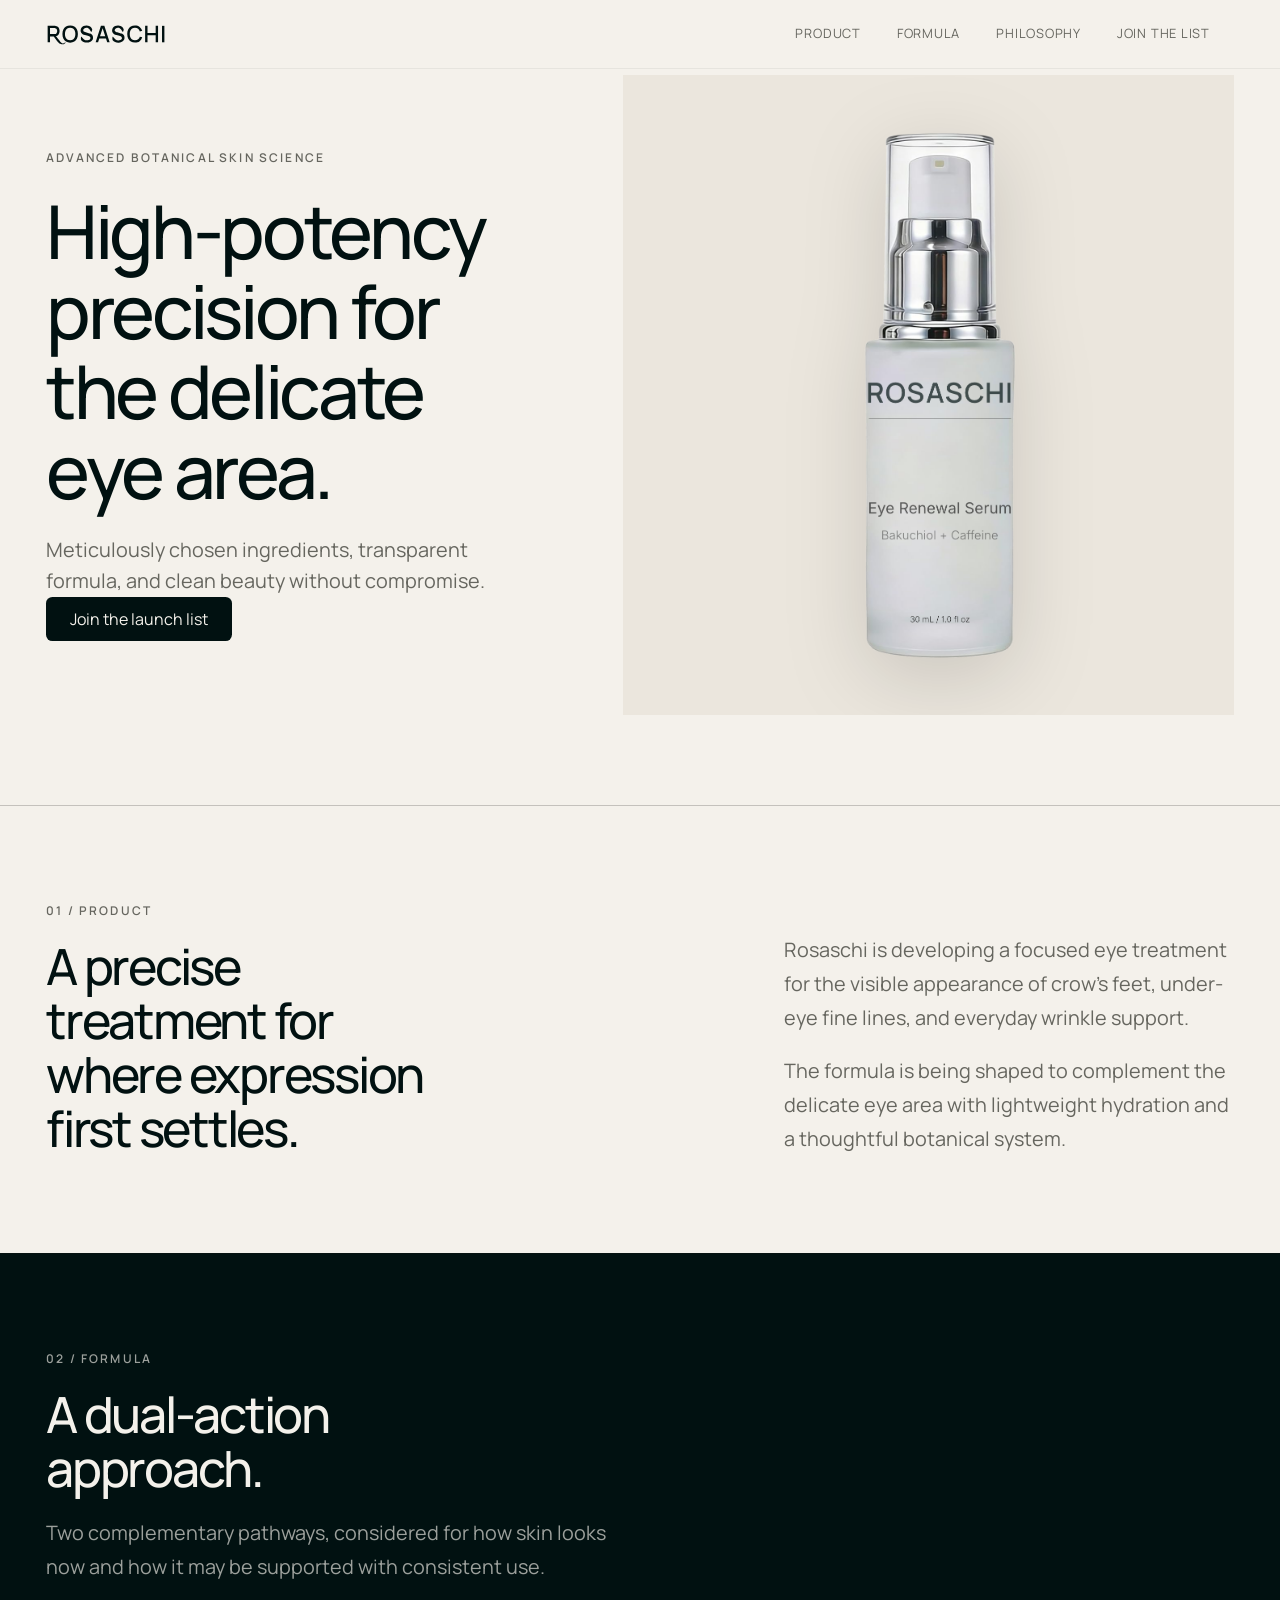
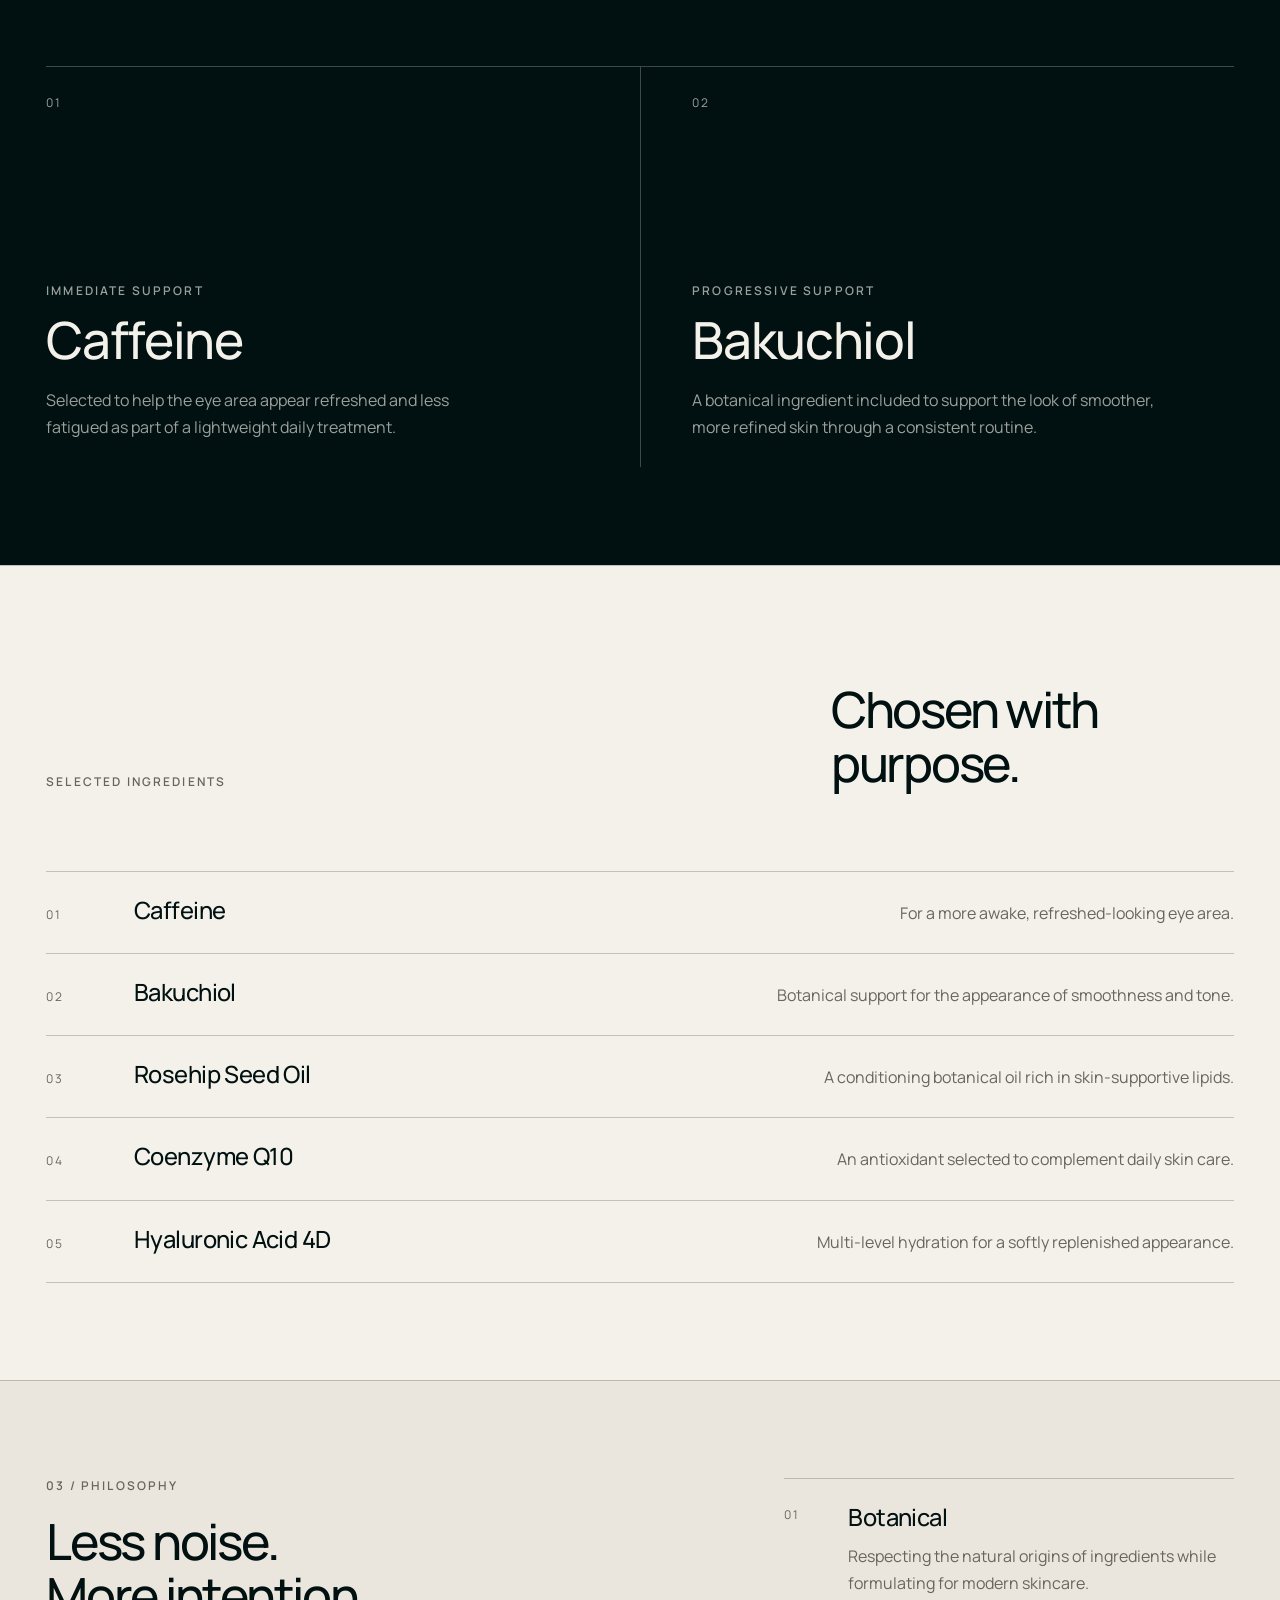
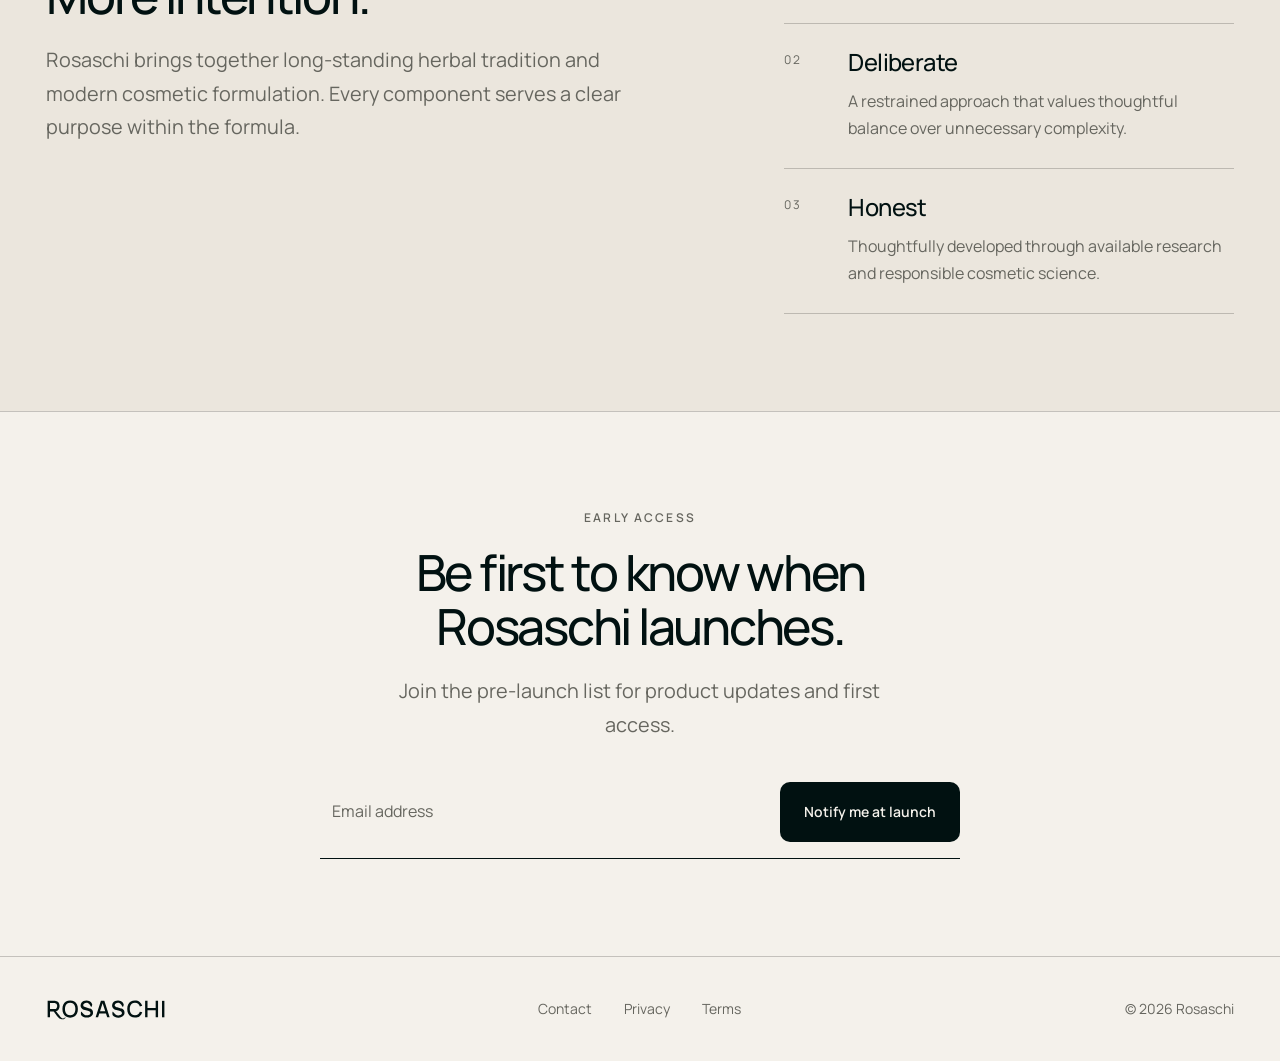
<file: index.html>
<!doctype html>
<html lang="en">
    <head>
        <meta charset="UTF-8" />

        <meta name="viewport" content="width=device-width, initial-scale=1" />

        <title>Rosaschi</title>

        <meta
            name="description"
            content="Rosaschi is developing advanced botanical skincare for visible refinement and long-term wrinkle support."
        />

        <link rel="apple-touch-icon" sizes="180x180" href="favicon/apple-touch-icon.png" />

        <link rel="icon" type="image/png" sizes="32x32" href="favicon/favicon-32x32.png" />

        <link rel="icon" type="image/png" sizes="16x16" href="favicon/favicon-16x16.png" />

        <link rel="shortcut icon" href="favicon/favicon.ico" />

        <link rel="manifest" href="favicon/site.webmanifest" />

        <link rel="stylesheet" href="styles.css" />
    </head>

    <body>
        <a class="skip-link" href="#main-content">Skip to content</a>

        <header class="site-header">
            <div class="container header-inner">
                <a class="wordmark" href="index.html" aria-label="Rosaschi home">
                    <img src="assets/logos/rosaschi-wordmark-dark.svg" alt="" />
                </a>

                <nav class="site-nav" aria-label="Primary navigation">
                    <a href="index.html#product">Product</a>
                    <a href="index.html#formula">Formula</a>
                    <a href="index.html#philosophy">Philosophy</a>
                    <a href="index.html#join">Join the list</a>
                </nav>
            </div>
        </header>

        <main id="main-content">
            <section class="hero" id="top" aria-labelledby="hero-title">
                <div class="container hero-grid">
                    <div class="hero-copy">
                        <p class="eyebrow">Advanced Botanical Skin Science</p>
                        <h1 id="hero-title">High-potency precision for the delicate eye area.</h1>
                        <p class="hero-lede">
                            Meticulously chosen ingredients, transparent formula, and clean beauty
                            without compromise.
                        </p>
                        <a class="button button-primary" href="#join">Join the launch list</a>
                    </div>

                    <figure class="product-visual">
                        <img
                            class="product-image"
                            src="assets/images/bottle_mockup.png"
                            alt="Rosaschi eye treatment bottle mockup"
                        />
                    </figure>
                </div>
            </section>

            <section class="section product-intro" id="product" aria-labelledby="product-title">
                <div class="container intro-grid">
                    <div>
                        <p class="section-number" aria-hidden="true">01 / Product</p>
                        <h2 id="product-title">
                            A precise treatment for where expression first settles.
                        </h2>
                    </div>
                    <div class="section-copy">
                        <p>
                            Rosaschi is developing a focused eye treatment for the visible
                            appearance of crow’s feet, under-eye fine lines, and everyday wrinkle
                            support.
                        </p>
                        <p>
                            The formula is being shaped to complement the delicate eye area with
                            lightweight hydration and a thoughtful botanical system.
                        </p>
                    </div>
                </div>
            </section>

            <section class="section formula" id="formula" aria-labelledby="formula-title">
                <div class="container">
                    <div class="section-heading">
                        <p class="section-number" aria-hidden="true">02 / Formula</p>
                        <h2 id="formula-title">A dual-action approach.</h2>
                        <p>
                            Two complementary pathways, considered for how skin looks now and how it
                            may be supported with consistent use.
                        </p>
                    </div>

                    <div class="formula-grid">
                        <article class="formula-block">
                            <p class="formula-index">01</p>
                            <div>
                                <p class="eyebrow">Immediate support</p>
                                <h3>Caffeine</h3>
                                <p>
                                    Selected to help the eye area appear refreshed and less fatigued
                                    as part of a lightweight daily treatment.
                                </p>
                            </div>
                        </article>

                        <article class="formula-block">
                            <p class="formula-index">02</p>
                            <div>
                                <p class="eyebrow">Progressive support</p>
                                <h3>Bakuchiol</h3>
                                <p>
                                    A botanical ingredient included to support the look of smoother,
                                    more refined skin through a consistent routine.
                                </p>
                            </div>
                        </article>
                    </div>
                </div>
            </section>

            <section class="section ingredients" aria-labelledby="ingredients-title">
                <div class="container">
                    <div class="section-heading ingredients-heading">
                        <p class="section-number">Selected ingredients</p>
                        <h2 id="ingredients-title">Chosen with purpose.</h2>
                    </div>

                    <ol class="ingredient-list">
                        <li>
                            <span class="ingredient-number">01</span>
                            <h3>Caffeine</h3>
                            <p>For a more awake, refreshed-looking eye area.</p>
                        </li>
                        <li>
                            <span class="ingredient-number">02</span>
                            <h3>Bakuchiol</h3>
                            <p>Botanical support for the appearance of smoothness and tone.</p>
                        </li>
                        <li>
                            <span class="ingredient-number">03</span>
                            <h3>Rosehip Seed Oil</h3>
                            <p>A conditioning botanical oil rich in skin-supportive lipids.</p>
                        </li>
                        <li>
                            <span class="ingredient-number">04</span>
                            <h3>Coenzyme Q10</h3>
                            <p>An antioxidant selected to complement daily skin care.</p>
                        </li>
                        <li>
                            <span class="ingredient-number">05</span>
                            <h3>Hyaluronic Acid 4D</h3>
                            <p>Multi-level hydration for a softly replenished appearance.</p>
                        </li>
                    </ol>
                </div>
            </section>

            <section class="section philosophy" id="philosophy" aria-labelledby="philosophy-title">
                <div class="container philosophy-grid">
                    <div class="section-heading">
                        <p class="section-number" aria-hidden="true">03 / Philosophy</p>
                        <h2 id="philosophy-title">Less noise.<br />More intention.</h2>
                        <p>
                            Rosaschi brings together long-standing herbal tradition and modern
                            cosmetic formulation. Every component serves a clear purpose within the
                            formula.
                        </p>
                    </div>

                    <ol class="principle-list">
                        <li>
                            <span>01</span>
                            <div>
                                <h3>Botanical</h3>
                                <p>
                                    Respecting the natural origins of ingredients while formulating
                                    for modern skincare.
                                </p>
                            </div>
                        </li>
                        <li>
                            <span>02</span>
                            <div>
                                <h3>Deliberate</h3>
                                <p>
                                    A restrained approach that values thoughtful balance over
                                    unnecessary complexity.
                                </p>
                            </div>
                        </li>
                        <li>
                            <span>03</span>
                            <div>
                                <h3>Honest</h3>
                                <p>
                                    Thoughtfully developed through available research and
                                    responsible cosmetic science.
                                </p>
                            </div>
                        </li>
                    </ol>
                </div>
            </section>

            <section class="section join" id="join" aria-labelledby="join-title">
                <div class="container join-inner">
                    <p class="eyebrow">Early access</p>
                    <h2 id="join-title">Be first to know when Rosaschi launches.</h2>
                    <p class="join-copy">
                        Join the pre-launch list for product updates and first access.
                    </p>

                    <!-- Connect the email form provider before enabling submission. -->
                    <form class="signup-form" id="signup-form" aria-describedby="signup-status">
                        <label class="visually-hidden" for="email">Email address</label>
                        <input
                            id="email"
                            name="email"
                            type="email"
                            inputmode="email"
                            autocomplete="email"
                            maxlength="254"
                            placeholder="Email address"
                            required
                        />

                        <button type="submit">Notify me at launch</button>

                        <output class="form-status" id="signup-status" aria-live="polite"></output>
                    </form>
                </div>
            </section>
        </main>

        <footer class="site-footer">
            <div class="container footer-inner">
                <a class="wordmark" href="index.html" aria-label="Rosaschi home">
                    <img src="assets/logos/rosaschi-wordmark-dark.svg" alt="" />
                </a>
                <nav class="footer-nav" aria-label="Footer navigation">
                    <a href="contact.html">Contact</a>
                    <a href="privacy.html">Privacy</a>
                    <a href="terms.html">Terms</a>
                </nav>
                <p>&copy; 2026 Rosaschi</p>
            </div>
        </footer>
        <script>
            const signupForm = document.getElementById("signup-form");
            const signupStatus = document.getElementById("signup-status");
            const signupButton = signupForm.querySelector('button[type="submit"]');

            const ATTRIBUTION_KEYS = {
                landingUrl: "rosaschi_first_landing_url",
                externalReferrer: "rosaschi_external_referrer",
            };

            function captureAttribution() {
                try {
                    if (!sessionStorage.getItem(ATTRIBUTION_KEYS.landingUrl)) {
                        sessionStorage.setItem(ATTRIBUTION_KEYS.landingUrl, window.location.href);
                    }

                    if (
                        document.referrer &&
                        !document.referrer.startsWith(window.location.origin) &&
                        !sessionStorage.getItem(ATTRIBUTION_KEYS.externalReferrer)
                    ) {
                        sessionStorage.setItem(
                            ATTRIBUTION_KEYS.externalReferrer,
                            document.referrer
                        );
                    }
                } catch {
                    // Attribution is optional. Signup should still work if storage is blocked.
                }
            }

            function getAttribution() {
                let landingUrl = window.location.href;
                let externalReferrer = "";

                try {
                    landingUrl =
                        sessionStorage.getItem(ATTRIBUTION_KEYS.landingUrl) || window.location.href;

                    externalReferrer =
                        sessionStorage.getItem(ATTRIBUTION_KEYS.externalReferrer) || "";
                } catch {
                    // Fall back to current-page values.
                }

                return {
                    landingUrl,
                    externalReferrer,
                };
            }

            captureAttribution();

            signupForm.addEventListener("submit", async (event) => {
                event.preventDefault();

                if (!signupForm.checkValidity()) {
                    signupForm.reportValidity();
                    return;
                }

                const email = signupForm.elements.email.value.trim();

                signupButton.disabled = true;
                signupStatus.textContent = "Joining...";

                const { landingUrl, externalReferrer } = getAttribution();

                try {
                    const response = await fetch(
                        "https://rosaschi-waitlist.primov-iv.workers.dev/",
                        {
                            method: "POST",
                            headers: {
                                "Content-Type": "application/json",
                            },
                            body: JSON.stringify({
                                email,
                                landingUrl,
                                externalReferrer,
                            }),
                        }
                    );

                    const data = await response.json();

                    if (!response.ok || !data.ok) {
                        throw new Error(data.error || "Unable to join the waitlist.");
                    }

                    signupForm.reset();
                    signupStatus.textContent = "Check your email to confirm your spot.";
                } catch (error) {
                    signupStatus.textContent =
                        error.message || "Something went wrong. Please try again.";
                } finally {
                    signupButton.disabled = false;
                }
            });
        </script>
    </body>
</html>
</file>
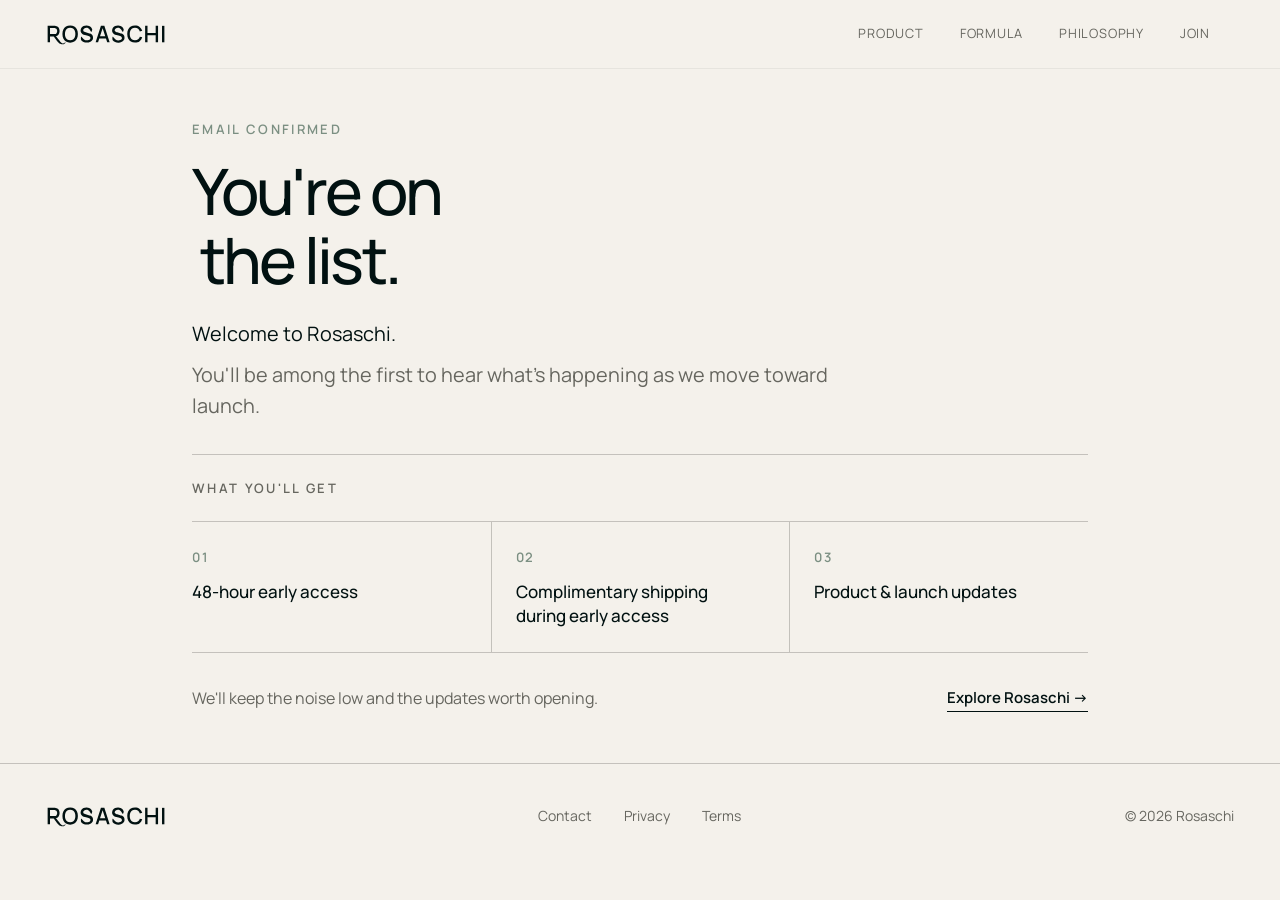
<file: confirmed/index.html>
<!doctype html>
<html lang="en">
    <head>
        <meta charset="UTF-8" />
        <meta name="viewport" content="width=device-width, initial-scale=1" />

        <title>Email Confirmed | Rosaschi</title>
        <meta
            name="description"
            content="Your email has been confirmed for the Rosaschi waitlist."
        />
        <meta name="robots" content="noindex" />

        <link rel="apple-touch-icon" sizes="180x180" href="/favicon/apple-touch-icon.png" />
        <link rel="icon" type="image/png" sizes="32x32" href="/favicon/favicon-32x32.png" />
        <link rel="icon" type="image/png" sizes="16x16" href="/favicon/favicon-16x16.png" />
        <link rel="shortcut icon" href="/favicon/favicon.ico" />
        <link rel="manifest" href="/favicon/site.webmanifest" />
        <link rel="stylesheet" href="/styles.css" />
    </head>

    <body>
        <a class="skip-link" href="#main-content">Skip to content</a>

        <header class="site-header">
            <div class="container header-inner">
                <a class="wordmark" href="/" aria-label="Rosaschi home">
                    <img src="/assets/logos/rosaschi-wordmark-dark.svg" alt="" />
                </a>

                <nav class="site-nav" aria-label="Primary navigation">
                    <a href="/#product">Product</a>
                    <a href="/#formula">Formula</a>
                    <a href="/#philosophy">Philosophy</a>
                    <a href="/#join">Join</a>
                </nav>
            </div>
        </header>

        <main id="main-content">
            <section class="confirmed" aria-labelledby="confirmed-title">
                <div class="container confirmed-inner">
                    <p class="eyebrow">Email confirmed</p>

                    <h1 id="confirmed-title">
                        You're on
                        <span>the list.</span>
                    </h1>

                    <div class="confirmed-message">
                        <p class="confirmed-welcome">Welcome to Rosaschi.</p>

                        <p class="confirmed-copy">
                            You'll be among the first to hear what's happening as we move toward
                            launch.
                        </p>
                    </div>

                    <div class="confirmed-expect">
                        <p class="eyebrow">What you'll get</p>

                        <div class="confirmed-expect-grid">
                            <div>
                                <span>01</span>
                                <p>48-hour early access</p>
                            </div>

                            <div>
                                <span>02</span>
                                <p>
                                    Complimentary shipping
                                    <br />
                                    during early access
                                </p>
                            </div>

                            <div>
                                <span>03</span>
                                <p>Product &amp; launch updates</p>
                            </div>
                        </div>
                    </div>

                    <div class="confirmed-end">
                        <p class="confirmed-closing">
                            We'll keep the noise low and the updates worth opening.
                        </p>

                        <a class="return-link" href="/">Explore Rosaschi &rarr;</a>
                    </div>
                </div>
            </section>
        </main>
        <footer class="site-footer">
            <div class="container footer-inner">
                <a class="wordmark" href="/" aria-label="Rosaschi home">
                    <img src="/assets/logos/rosaschi-wordmark-dark.svg" alt="" />
                </a>

                <nav class="footer-nav" aria-label="Footer navigation">
                    <a href="/contact.html">Contact</a>
                    <a href="/privacy.html">Privacy</a>
                    <a href="/terms.html">Terms</a>
                </nav>

                <p>&copy; 2026 Rosaschi</p>
            </div>
        </footer>
    </body>
</html>
</file>
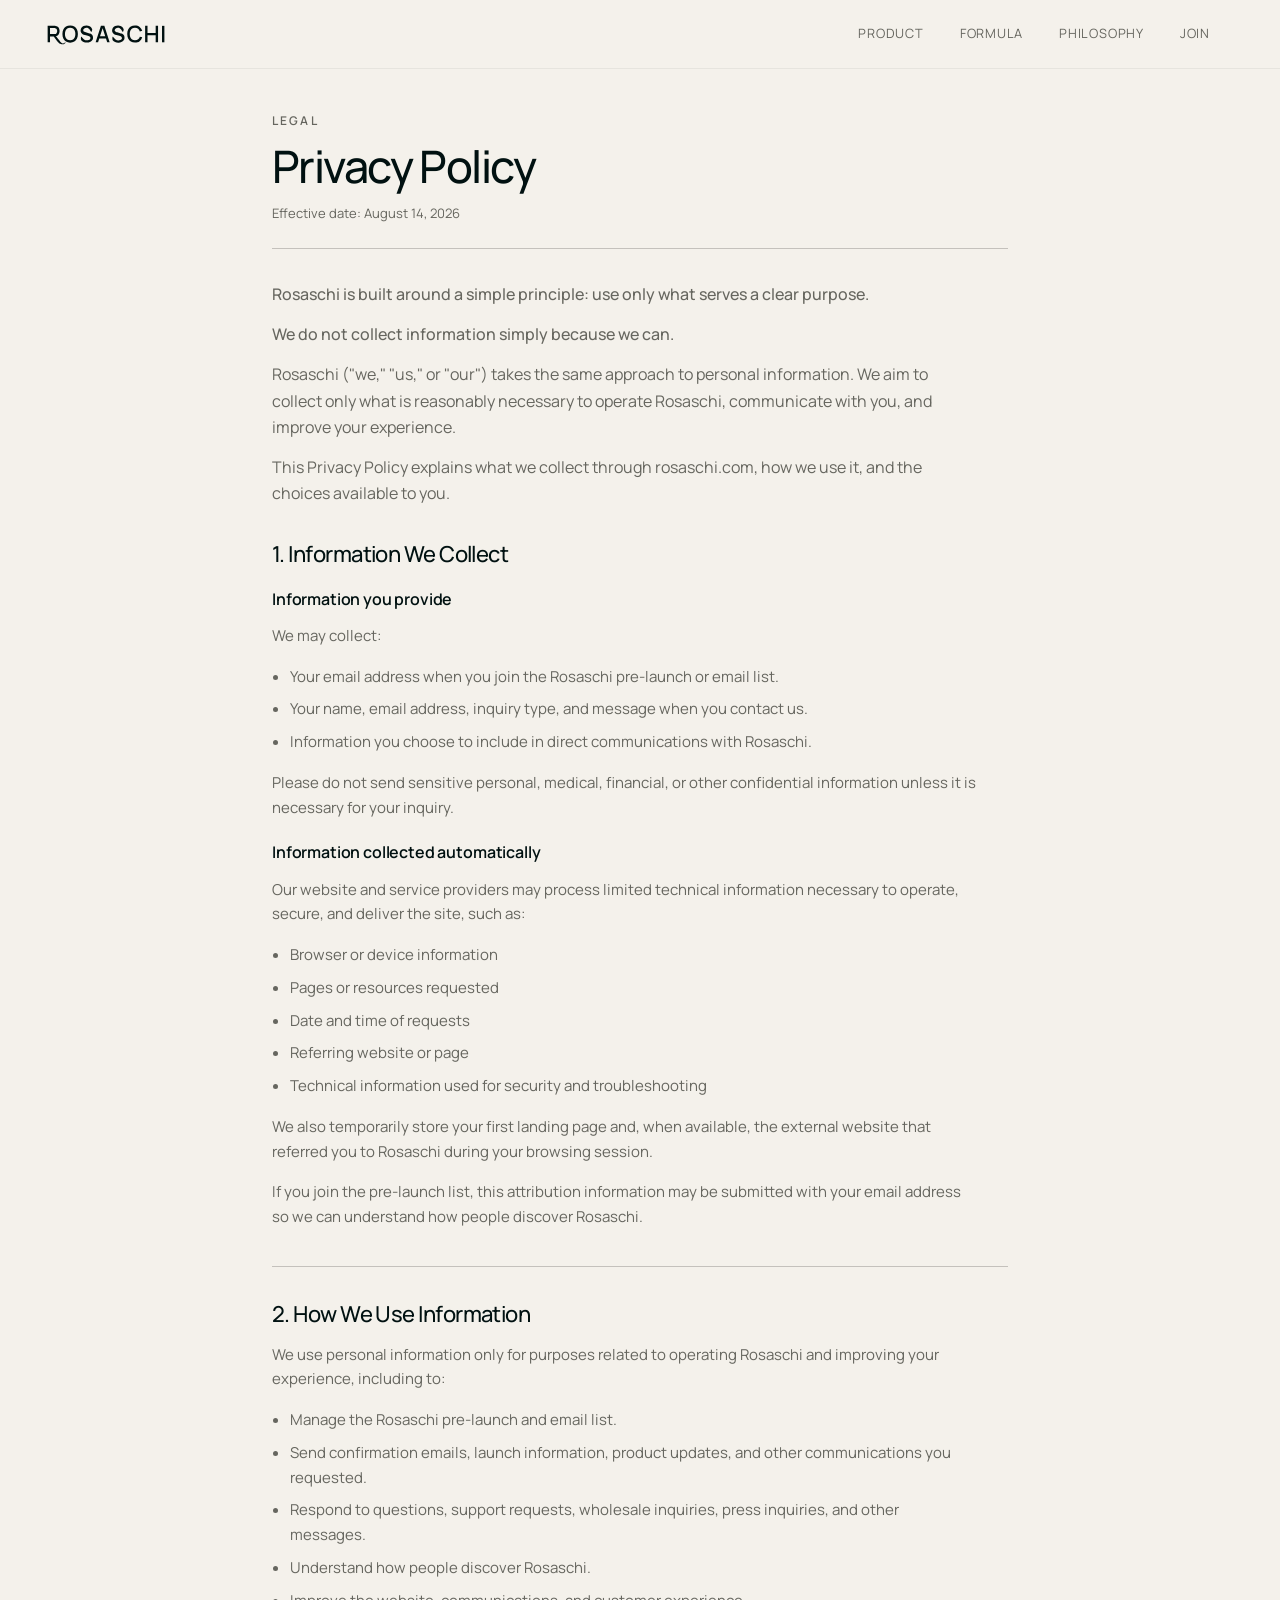
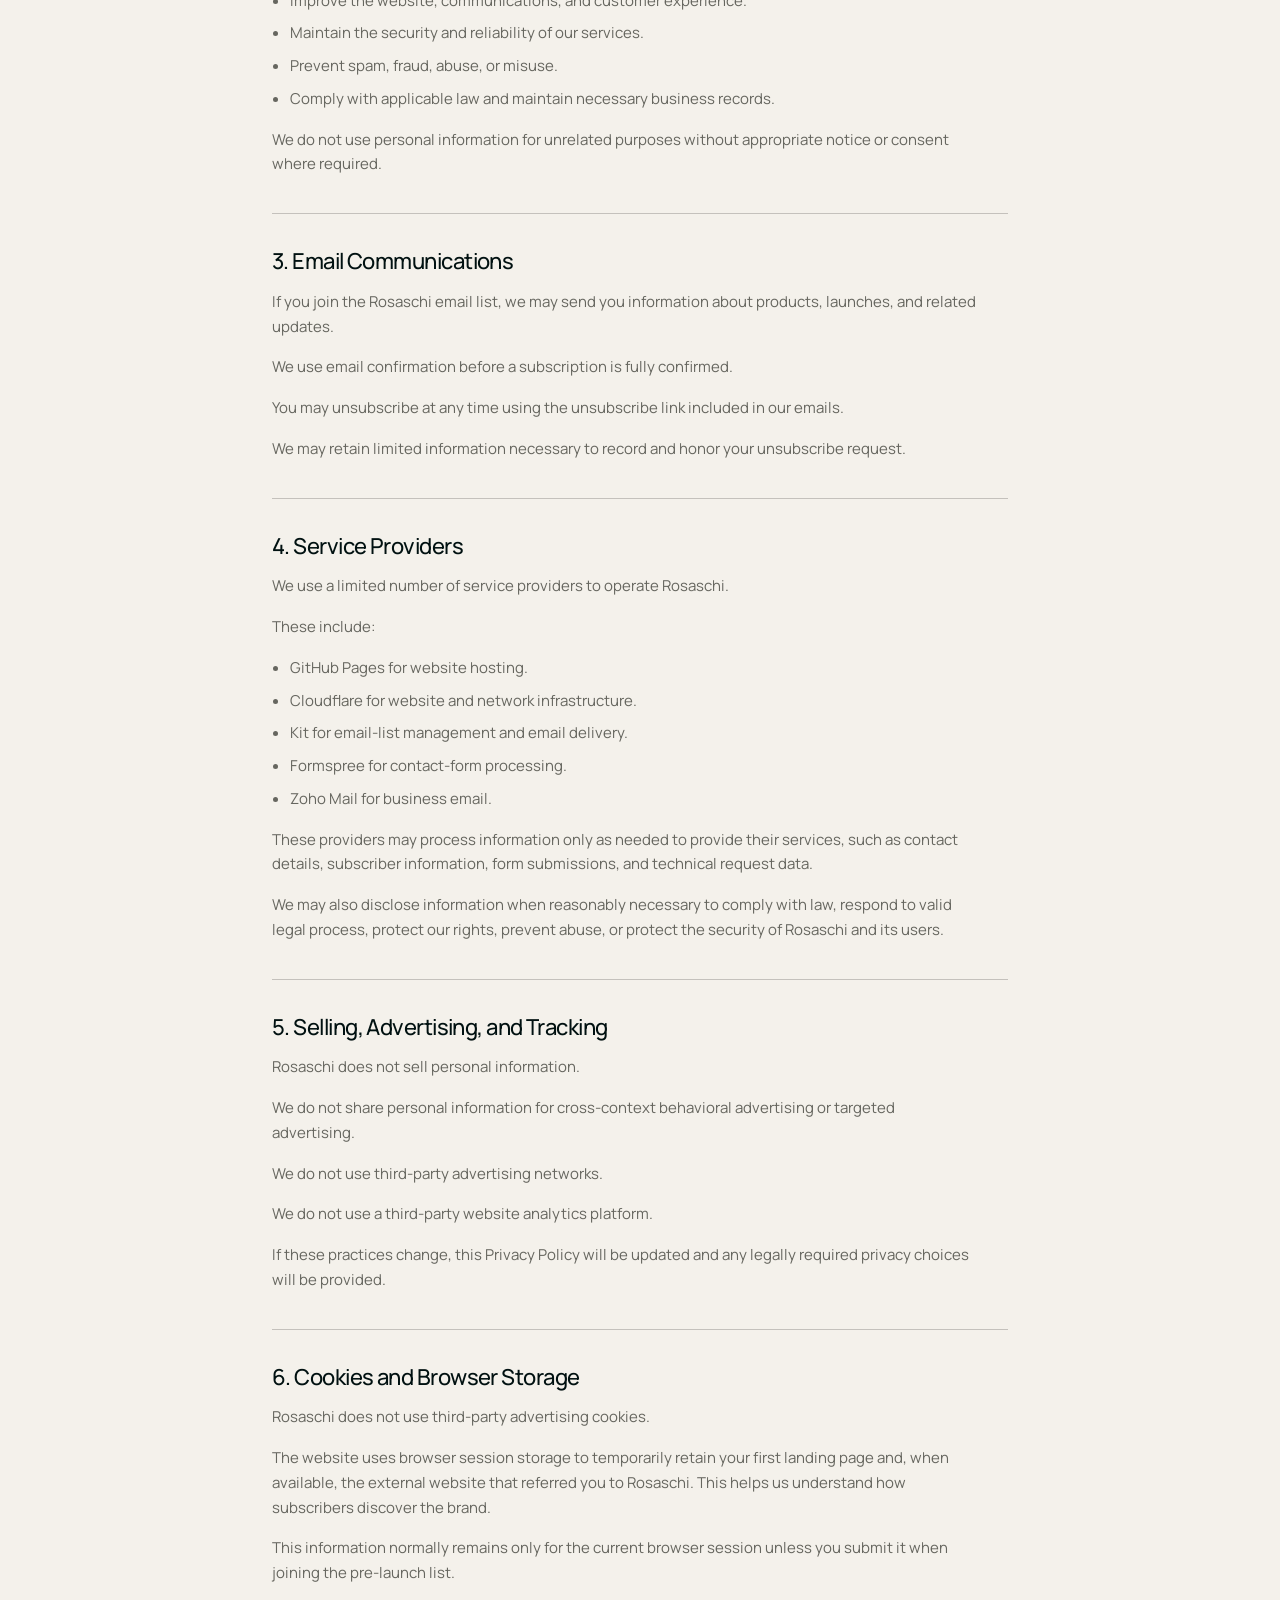
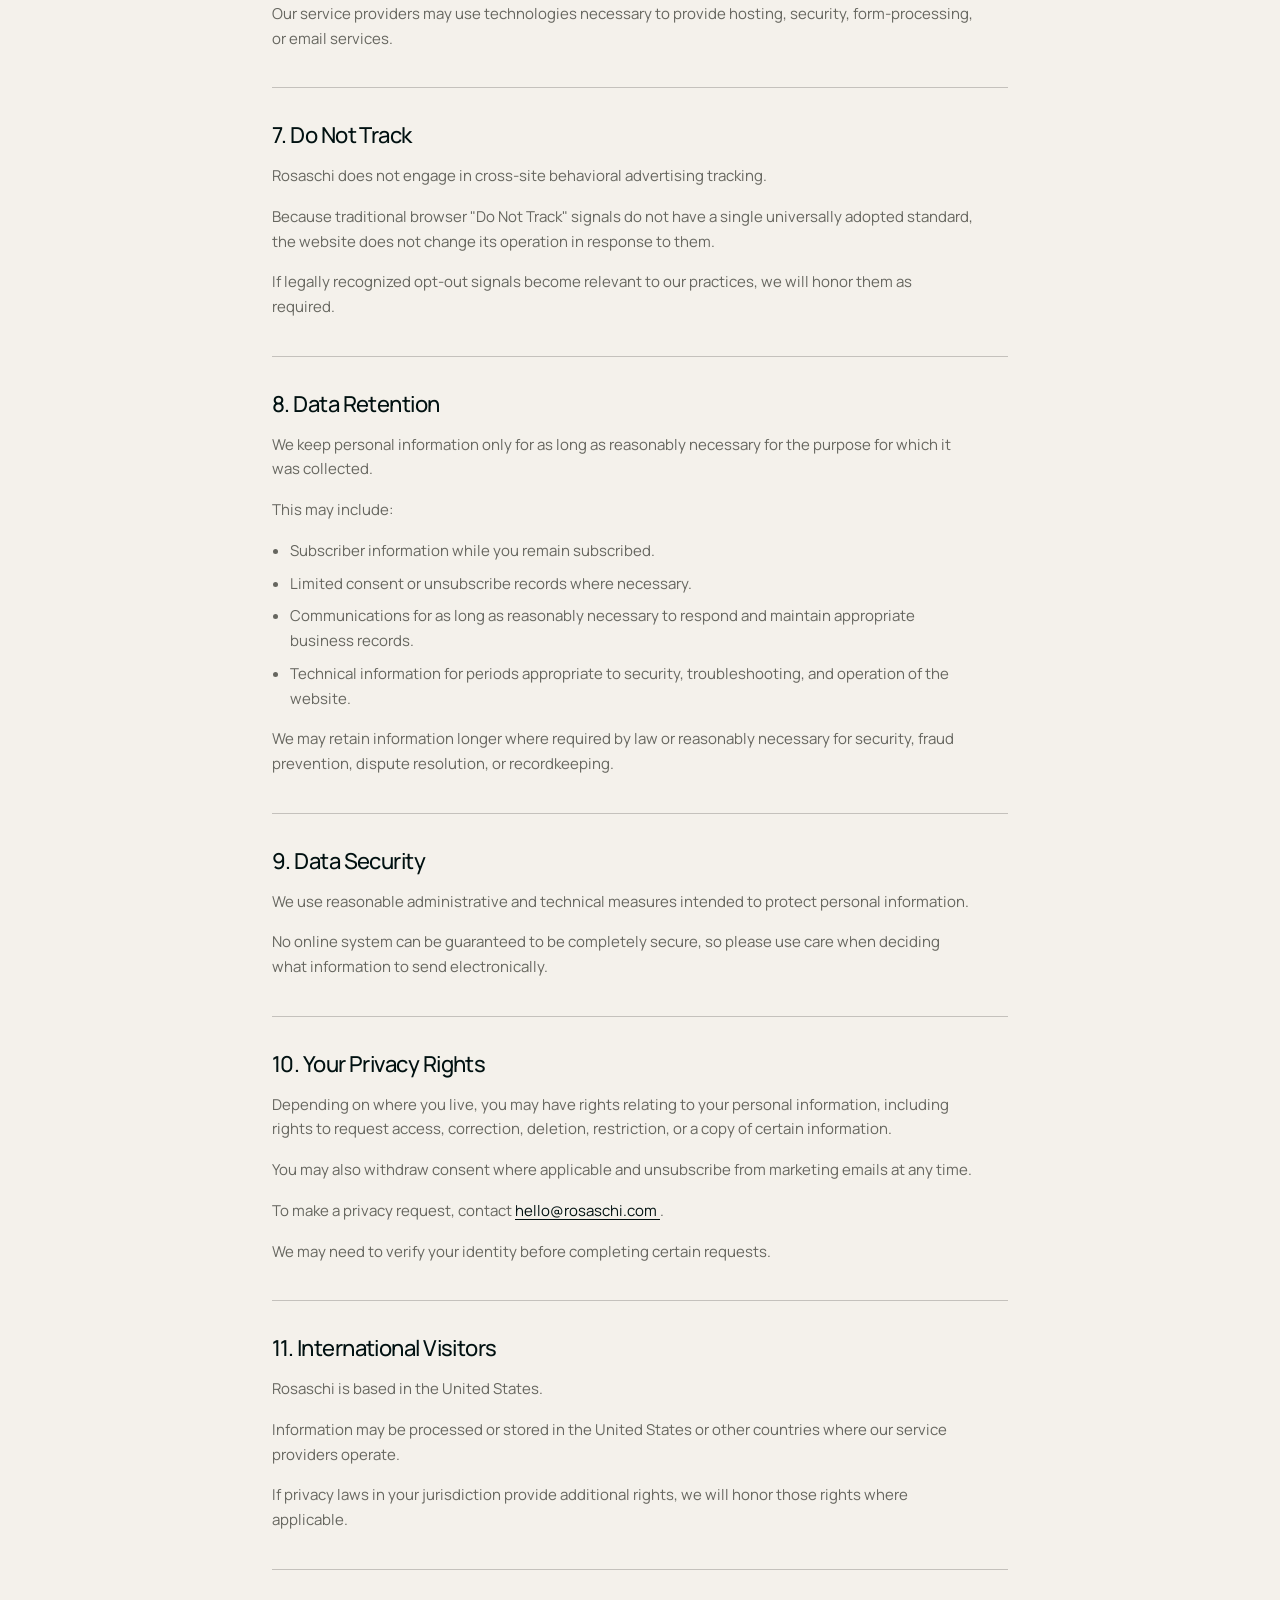
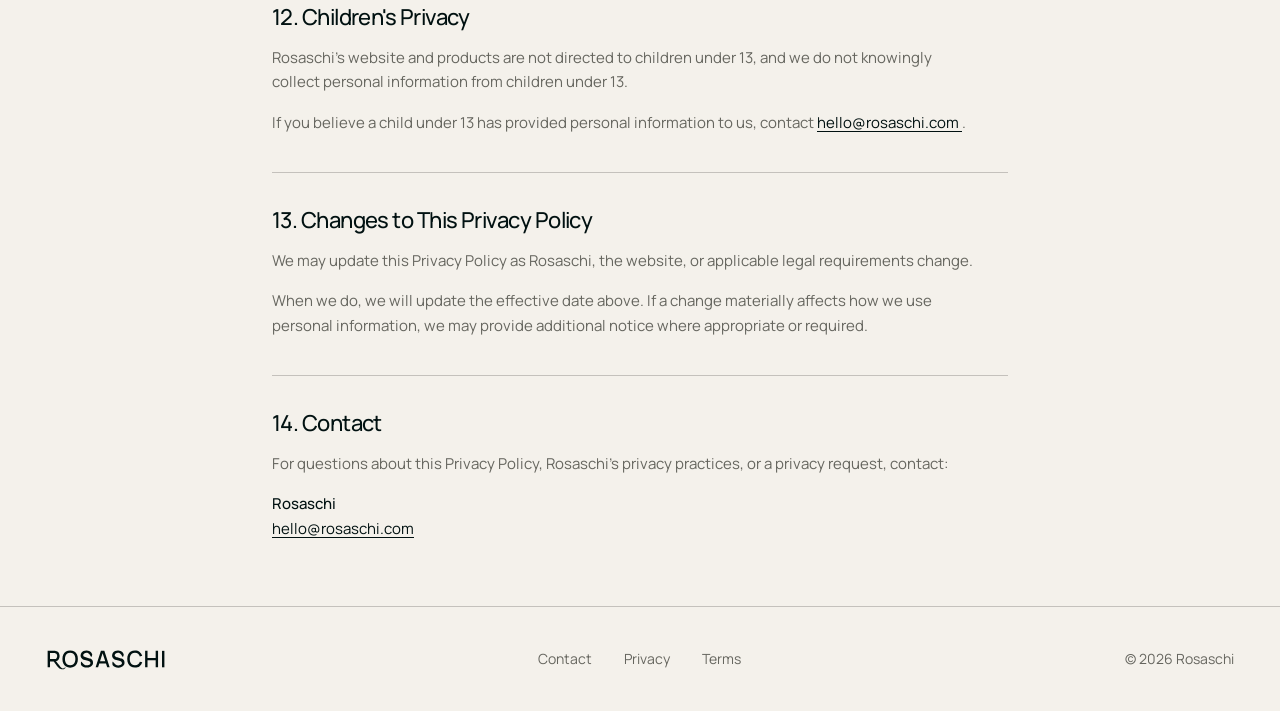
<file: privacy.html>
<!doctype html>
<html lang="en">
    <head>
        <meta charset="UTF-8" />
        <meta name="viewport" content="width=device-width, initial-scale=1" />

        <title>Privacy Policy | Rosaschi</title>
        <meta
            name="description"
            content="Learn how Rosaschi collects, uses, and protects personal information."
        />

        <link rel="apple-touch-icon" sizes="180x180" href="favicon/apple-touch-icon.png" />
        <link rel="icon" type="image/png" sizes="32x32" href="favicon/favicon-32x32.png" />
        <link rel="icon" type="image/png" sizes="16x16" href="favicon/favicon-16x16.png" />
        <link rel="shortcut icon" href="favicon/favicon.ico" />
        <link rel="manifest" href="favicon/site.webmanifest" />
        <link rel="stylesheet" href="styles.css" />
    </head>

    <body class="contact-page">
        <a class="skip-link" href="#main-content">Skip to content</a>

        <header class="site-header">
            <div class="container header-inner">
                <a class="wordmark" href="index.html" aria-label="Rosaschi home">
                    <img src="assets/logos/rosaschi-wordmark-dark.svg" alt="" />
                </a>

                <nav class="site-nav" aria-label="Primary navigation">
                    <a href="index.html#product">Product</a>
                    <a href="index.html#formula">Formula</a>
                    <a href="index.html#philosophy">Philosophy</a>
                    <a href="index.html#join">Join</a>
                </nav>
            </div>
        </header>

        <main id="main-content">
            <section class="legal-page" aria-labelledby="privacy-title">
                <div class="container legal-content">
                    <header class="legal-header">
                        <p class="eyebrow">Legal</p>
                        <h1 id="privacy-title">Privacy Policy</h1>
                        <p class="legal-effective-date">Effective date: August 14, 2026</p>
                    </header>

                    <div class="legal-intro">
                        <p class="legal-principle">
                            Rosaschi is built around a simple principle: use only what serves a
                            clear purpose.
                        </p>

                        <p class="legal-principle">
                            We do not collect information simply because we can.
                        </p>

                        <p>
                            Rosaschi ("we," "us," or "our") takes the same approach to personal
                            information. We aim to collect only what is reasonably necessary to
                            operate Rosaschi, communicate with you, and improve your experience.
                        </p>

                        <p>
                            This Privacy Policy explains what we collect through rosaschi.com, how
                            we use it, and the choices available to you.
                        </p>
                    </div>

                    <section>
                        <h2>1. Information We Collect</h2>

                        <h3>Information you provide</h3>

                        <p>We may collect:</p>

                        <ul>
                            <li>
                                Your email address when you join the Rosaschi pre-launch or email
                                list.
                            </li>
                            <li>
                                Your name, email address, inquiry type, and message when you contact
                                us.
                            </li>
                            <li>
                                Information you choose to include in direct communications with
                                Rosaschi.
                            </li>
                        </ul>

                        <p>
                            Please do not send sensitive personal, medical, financial, or other
                            confidential information unless it is necessary for your inquiry.
                        </p>

                        <h3>Information collected automatically</h3>

                        <p>
                            Our website and service providers may process limited technical
                            information necessary to operate, secure, and deliver the site, such as:
                        </p>

                        <ul>
                            <li>Browser or device information</li>
                            <li>Pages or resources requested</li>
                            <li>Date and time of requests</li>
                            <li>Referring website or page</li>
                            <li>Technical information used for security and troubleshooting</li>
                        </ul>

                        <p>
                            We also temporarily store your first landing page and, when available,
                            the external website that referred you to Rosaschi during your browsing
                            session.
                        </p>

                        <p>
                            If you join the pre-launch list, this attribution information may be
                            submitted with your email address so we can understand how people
                            discover Rosaschi.
                        </p>
                    </section>

                    <section>
                        <h2>2. How We Use Information</h2>

                        <p>
                            We use personal information only for purposes related to operating
                            Rosaschi and improving your experience, including to:
                        </p>

                        <ul>
                            <li>Manage the Rosaschi pre-launch and email list.</li>
                            <li>
                                Send confirmation emails, launch information, product updates, and
                                other communications you requested.
                            </li>
                            <li>
                                Respond to questions, support requests, wholesale inquiries, press
                                inquiries, and other messages.
                            </li>
                            <li>Understand how people discover Rosaschi.</li>
                            <li>Improve the website, communications, and customer experience.</li>
                            <li>Maintain the security and reliability of our services.</li>
                            <li>Prevent spam, fraud, abuse, or misuse.</li>
                            <li>
                                Comply with applicable law and maintain necessary business records.
                            </li>
                        </ul>

                        <p>
                            We do not use personal information for unrelated purposes without
                            appropriate notice or consent where required.
                        </p>
                    </section>

                    <section>
                        <h2>3. Email Communications</h2>

                        <p>
                            If you join the Rosaschi email list, we may send you information about
                            products, launches, and related updates.
                        </p>

                        <p>We use email confirmation before a subscription is fully confirmed.</p>

                        <p>
                            You may unsubscribe at any time using the unsubscribe link included in
                            our emails.
                        </p>

                        <p>
                            We may retain limited information necessary to record and honor your
                            unsubscribe request.
                        </p>
                    </section>

                    <section>
                        <h2>4. Service Providers</h2>

                        <p>We use a limited number of service providers to operate Rosaschi.</p>

                        <p>These include:</p>

                        <ul>
                            <li>GitHub Pages for website hosting.</li>
                            <li>Cloudflare for website and network infrastructure.</li>
                            <li>Kit for email-list management and email delivery.</li>
                            <li>Formspree for contact-form processing.</li>
                            <li>Zoho Mail for business email.</li>
                        </ul>

                        <p>
                            These providers may process information only as needed to provide their
                            services, such as contact details, subscriber information, form
                            submissions, and technical request data.
                        </p>

                        <p>
                            We may also disclose information when reasonably necessary to comply
                            with law, respond to valid legal process, protect our rights, prevent
                            abuse, or protect the security of Rosaschi and its users.
                        </p>
                    </section>

                    <section>
                        <h2>5. Selling, Advertising, and Tracking</h2>

                        <p>Rosaschi does not sell personal information.</p>

                        <p>
                            We do not share personal information for cross-context behavioral
                            advertising or targeted advertising.
                        </p>

                        <p>We do not use third-party advertising networks.</p>

                        <p>We do not use a third-party website analytics platform.</p>

                        <p>
                            If these practices change, this Privacy Policy will be updated and any
                            legally required privacy choices will be provided.
                        </p>
                    </section>

                    <section>
                        <h2>6. Cookies and Browser Storage</h2>

                        <p>Rosaschi does not use third-party advertising cookies.</p>

                        <p>
                            The website uses browser session storage to temporarily retain your
                            first landing page and, when available, the external website that
                            referred you to Rosaschi. This helps us understand how subscribers
                            discover the brand.
                        </p>

                        <p>
                            This information normally remains only for the current browser session
                            unless you submit it when joining the pre-launch list.
                        </p>

                        <p>
                            Our service providers may use technologies necessary to provide hosting,
                            security, form-processing, or email services.
                        </p>
                    </section>

                    <section>
                        <h2>7. Do Not Track</h2>

                        <p>
                            Rosaschi does not engage in cross-site behavioral advertising tracking.
                        </p>

                        <p>
                            Because traditional browser "Do Not Track" signals do not have a single
                            universally adopted standard, the website does not change its operation
                            in response to them.
                        </p>

                        <p>
                            If legally recognized opt-out signals become relevant to our practices,
                            we will honor them as required.
                        </p>
                    </section>

                    <section>
                        <h2>8. Data Retention</h2>

                        <p>
                            We keep personal information only for as long as reasonably necessary
                            for the purpose for which it was collected.
                        </p>

                        <p>This may include:</p>

                        <ul>
                            <li>Subscriber information while you remain subscribed.</li>
                            <li>Limited consent or unsubscribe records where necessary.</li>
                            <li>
                                Communications for as long as reasonably necessary to respond and
                                maintain appropriate business records.
                            </li>
                            <li>
                                Technical information for periods appropriate to security,
                                troubleshooting, and operation of the website.
                            </li>
                        </ul>

                        <p>
                            We may retain information longer where required by law or reasonably
                            necessary for security, fraud prevention, dispute resolution, or
                            recordkeeping.
                        </p>
                    </section>

                    <section>
                        <h2>9. Data Security</h2>

                        <p>
                            We use reasonable administrative and technical measures intended to
                            protect personal information.
                        </p>

                        <p>
                            No online system can be guaranteed to be completely secure, so please
                            use care when deciding what information to send electronically.
                        </p>
                    </section>

                    <section>
                        <h2>10. Your Privacy Rights</h2>

                        <p>
                            Depending on where you live, you may have rights relating to your
                            personal information, including rights to request access, correction,
                            deletion, restriction, or a copy of certain information.
                        </p>

                        <p>
                            You may also withdraw consent where applicable and unsubscribe from
                            marketing emails at any time.
                        </p>

                        <p>
                            To make a privacy request, contact
                            <a href="mailto:hello@rosaschi.com"> hello@rosaschi.com </a>.
                        </p>

                        <p>
                            We may need to verify your identity before completing certain requests.
                        </p>
                    </section>

                    <section>
                        <h2>11. International Visitors</h2>

                        <p>Rosaschi is based in the United States.</p>

                        <p>
                            Information may be processed or stored in the United States or other
                            countries where our service providers operate.
                        </p>

                        <p>
                            If privacy laws in your jurisdiction provide additional rights, we will
                            honor those rights where applicable.
                        </p>
                    </section>

                    <section>
                        <h2>12. Children's Privacy</h2>

                        <p>
                            Rosaschi's website and products are not directed to children under 13,
                            and we do not knowingly collect personal information from children under
                            13.
                        </p>

                        <p>
                            If you believe a child under 13 has provided personal information to us,
                            contact
                            <a href="mailto:hello@rosaschi.com"> hello@rosaschi.com </a>.
                        </p>
                    </section>

                    <section>
                        <h2>13. Changes to This Privacy Policy</h2>

                        <p>
                            We may update this Privacy Policy as Rosaschi, the website, or
                            applicable legal requirements change.
                        </p>

                        <p>
                            When we do, we will update the effective date above. If a change
                            materially affects how we use personal information, we may provide
                            additional notice where appropriate or required.
                        </p>
                    </section>

                    <section>
                        <h2>14. Contact</h2>

                        <p>
                            For questions about this Privacy Policy, Rosaschi's privacy practices,
                            or a privacy request, contact:
                        </p>

                        <address>
                            <strong>Rosaschi</strong><br />
                            <a href="mailto:hello@rosaschi.com"> hello@rosaschi.com </a>
                        </address>
                    </section>
                </div>
            </section>
        </main>

        <footer class="site-footer">
            <div class="container footer-inner">
                <a class="wordmark" href="index.html" aria-label="Rosaschi home">
                    <img src="assets/logos/rosaschi-wordmark-dark.svg" alt="" />
                </a>

                <nav class="footer-nav" aria-label="Footer navigation">
                    <a href="contact.html">Contact</a>
                    <a href="privacy.html" aria-current="page">Privacy</a>
                    <a href="terms.html">Terms</a>
                </nav>

                <p>&copy; 2026 Rosaschi</p>
            </div>
        </footer>
    </body>
</html>
</file>
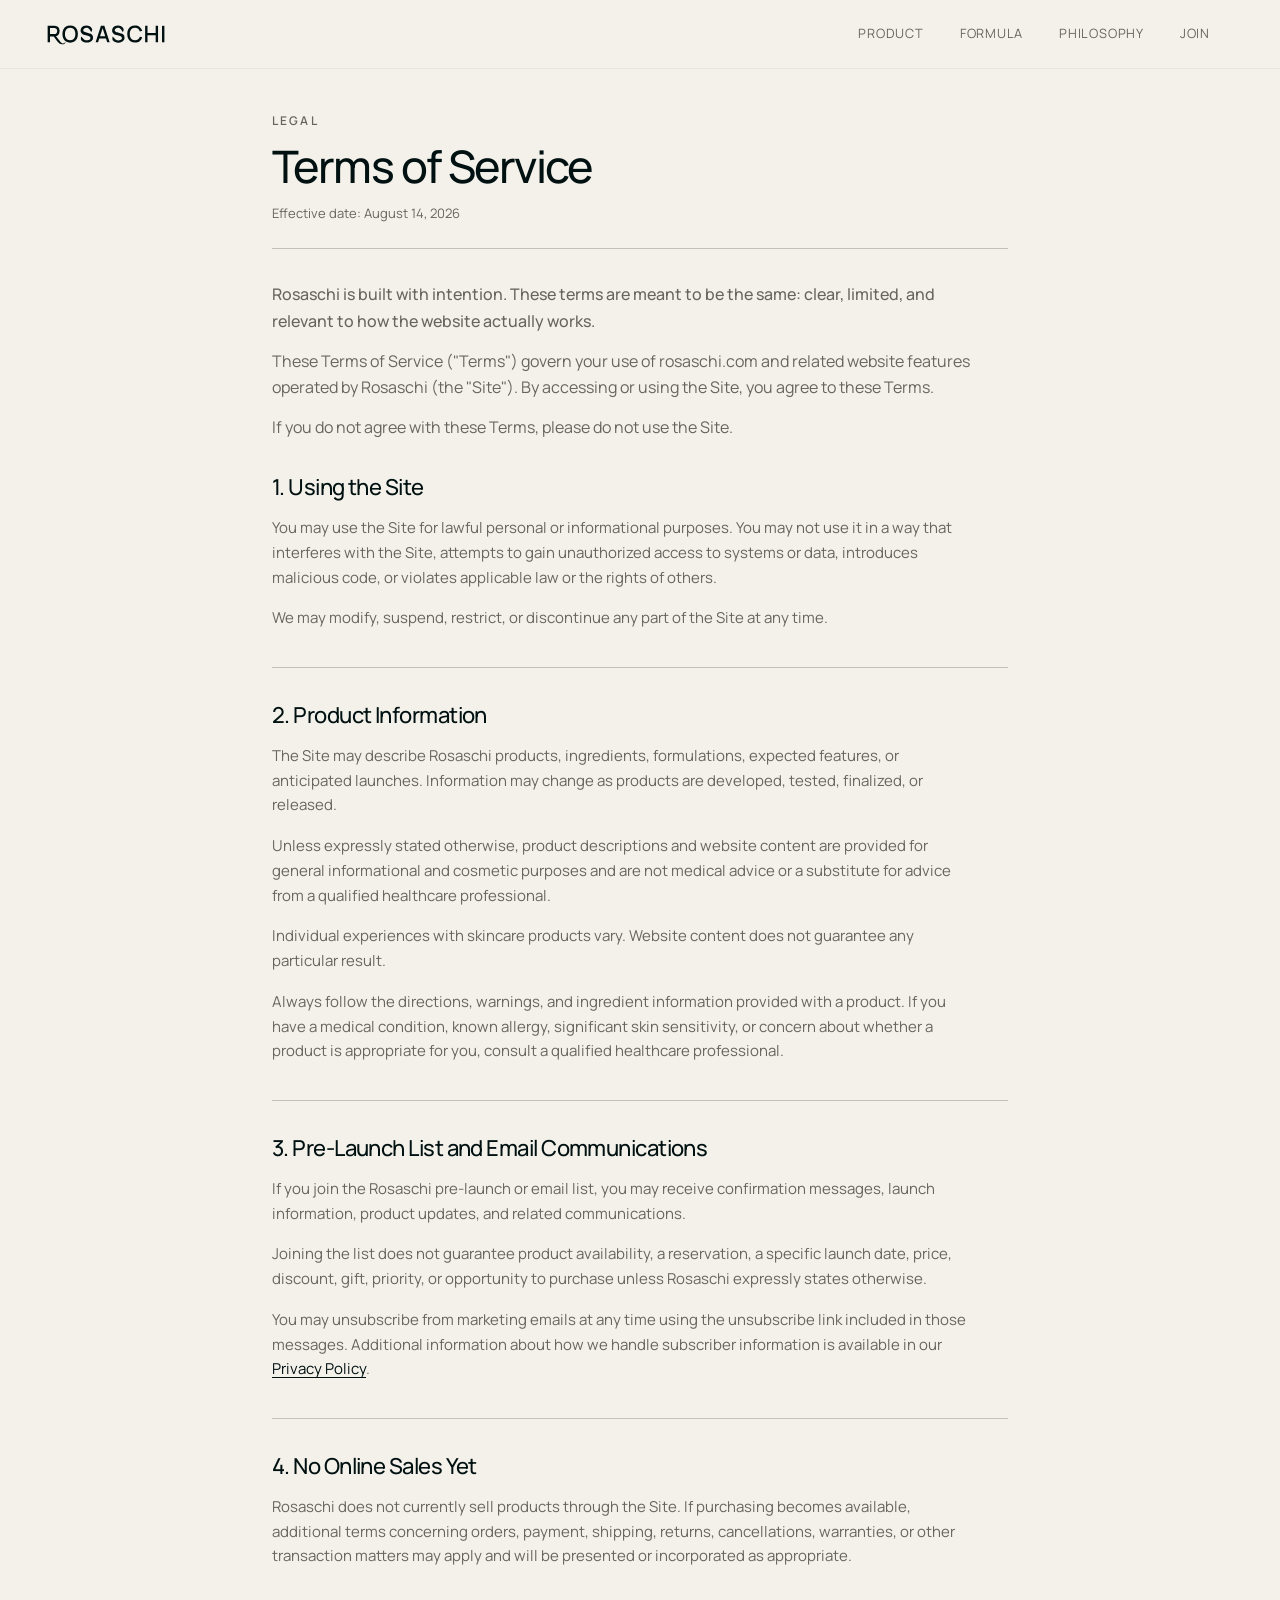
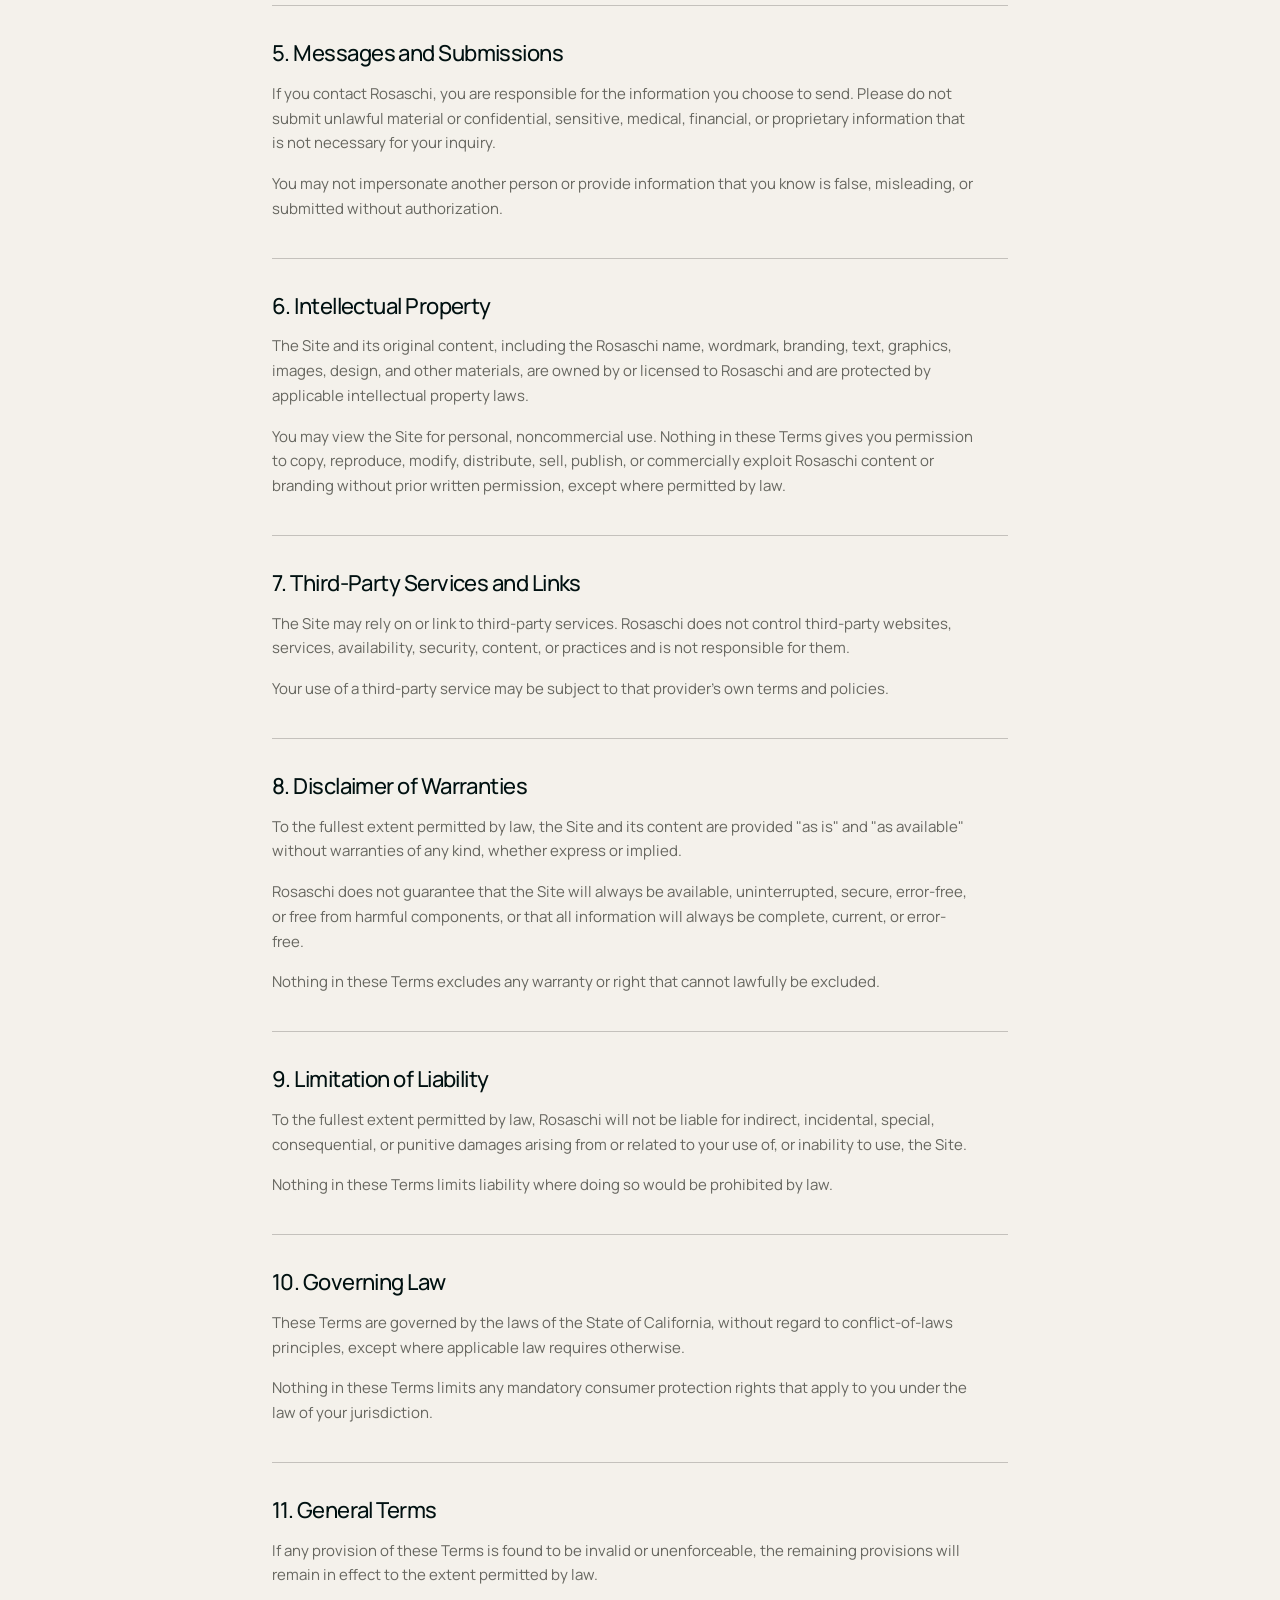
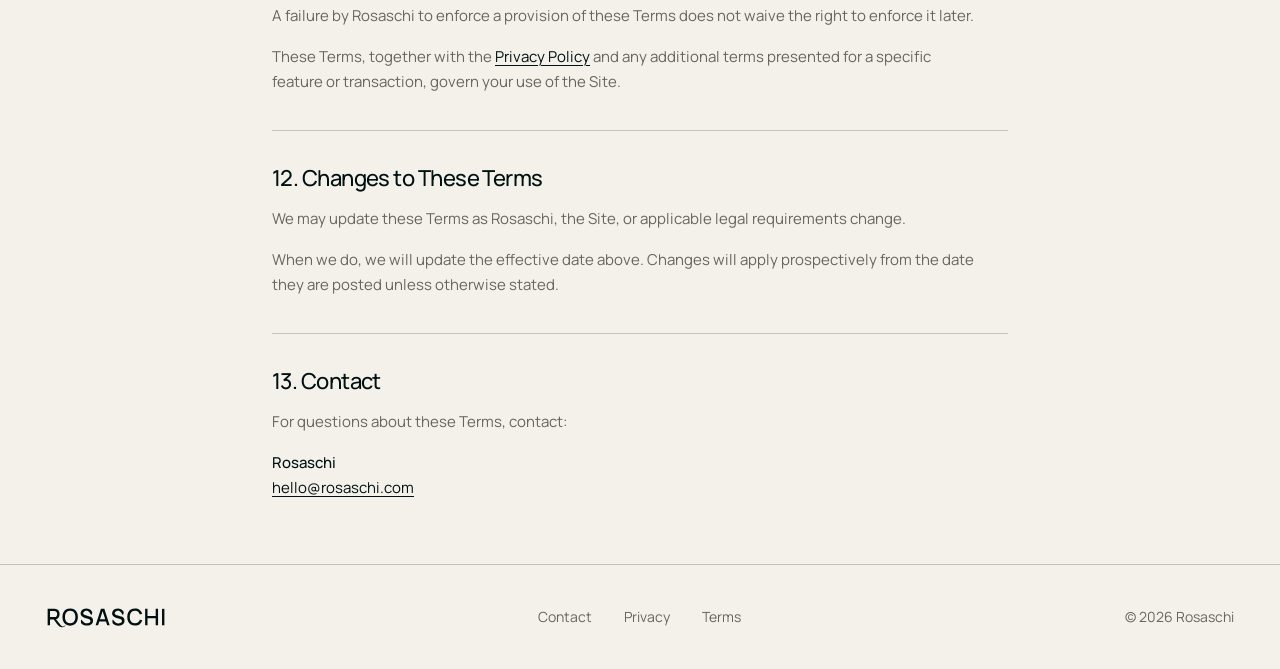
<file: terms.html>
<!doctype html>
<html lang="en">
    <head>
        <meta charset="UTF-8" />
        <meta name="viewport" content="width=device-width, initial-scale=1" />

        <title>Terms of Service | Rosaschi</title>
        <meta
            name="description"
            content="Terms governing use of the Rosaschi website, pre-launch list, and communications."
        />

        <link rel="apple-touch-icon" sizes="180x180" href="favicon/apple-touch-icon.png" />
        <link rel="icon" type="image/png" sizes="32x32" href="favicon/favicon-32x32.png" />
        <link rel="icon" type="image/png" sizes="16x16" href="favicon/favicon-16x16.png" />
        <link rel="shortcut icon" href="favicon/favicon.ico" />
        <link rel="manifest" href="favicon/site.webmanifest" />
        <link rel="stylesheet" href="styles.css" />
    </head>

    <body class="contact-page">
        <a class="skip-link" href="#main-content">Skip to content</a>

        <header class="site-header">
            <div class="container header-inner">
                <a class="wordmark" href="index.html" aria-label="Rosaschi home">
                    <img src="assets/logos/rosaschi-wordmark-dark.svg" alt="" />
                </a>

                <nav class="site-nav" aria-label="Primary navigation">
                    <a href="index.html#product">Product</a>
                    <a href="index.html#formula">Formula</a>
                    <a href="index.html#philosophy">Philosophy</a>
                    <a href="index.html#join">Join</a>
                </nav>
            </div>
        </header>

        <main id="main-content">
            <section class="legal-page" aria-labelledby="terms-title">
                <div class="container legal-content">
                    <header class="legal-header">
                        <p class="eyebrow">Legal</p>
                        <h1 id="terms-title">Terms of Service</h1>
                        <p class="legal-effective-date">Effective date: August 14, 2026</p>
                    </header>

                    <div class="legal-intro">
                        <p class="legal-principle">
                            Rosaschi is built with intention. These terms are meant to be the same:
                            clear, limited, and relevant to how the website actually works.
                        </p>

                        <p>
                            These Terms of Service ("Terms") govern your use of rosaschi.com and
                            related website features operated by Rosaschi (the "Site"). By accessing
                            or using the Site, you agree to these Terms.
                        </p>

                        <p>
                            If you do not agree with these Terms, please do not use the Site.
                        </p>
                    </div>

                    <section>
                        <h2>1. Using the Site</h2>

                        <p>
                            You may use the Site for lawful personal or informational purposes. You
                            may not use it in a way that interferes with the Site, attempts to gain
                            unauthorized access to systems or data, introduces malicious code, or
                            violates applicable law or the rights of others.
                        </p>

                        <p>
                            We may modify, suspend, restrict, or discontinue any part of the Site at
                            any time.
                        </p>
                    </section>

                    <section>
                        <h2>2. Product Information</h2>

                        <p>
                            The Site may describe Rosaschi products, ingredients, formulations,
                            expected features, or anticipated launches. Information may change as
                            products are developed, tested, finalized, or released.
                        </p>

                        <p>
                            Unless expressly stated otherwise, product descriptions and website
                            content are provided for general informational and cosmetic purposes and
                            are not medical advice or a substitute for advice from a qualified
                            healthcare professional.
                        </p>

                        <p>
                            Individual experiences with skincare products vary. Website content does
                            not guarantee any particular result.
                        </p>

                        <p>
                            Always follow the directions, warnings, and ingredient information
                            provided with a product. If you have a medical condition, known allergy,
                            significant skin sensitivity, or concern about whether a product is
                            appropriate for you, consult a qualified healthcare professional.
                        </p>
                    </section>

                    <section>
                        <h2>3. Pre-Launch List and Email Communications</h2>

                        <p>
                            If you join the Rosaschi pre-launch or email list, you may receive
                            confirmation messages, launch information, product updates, and related
                            communications.
                        </p>

                        <p>
                            Joining the list does not guarantee product availability, a reservation,
                            a specific launch date, price, discount, gift, priority, or opportunity to
                            purchase unless Rosaschi expressly states otherwise.
                        </p>

                        <p>
                            You may unsubscribe from marketing emails at any time using the
                            unsubscribe link included in those messages. Additional information about
                            how we handle subscriber information is available in our
                            <a href="privacy.html">Privacy Policy</a>.
                        </p>
                    </section>

                    <section>
                        <h2>4. No Online Sales Yet</h2>

                        <p>
                            Rosaschi does not currently sell products through the Site. If purchasing
                            becomes available, additional terms concerning orders, payment, shipping,
                            returns, cancellations, warranties, or other transaction matters may
                            apply and will be presented or incorporated as appropriate.
                        </p>
                    </section>

                    <section>
                        <h2>5. Messages and Submissions</h2>

                        <p>
                            If you contact Rosaschi, you are responsible for the information you
                            choose to send. Please do not submit unlawful material or confidential,
                            sensitive, medical, financial, or proprietary information that is not
                            necessary for your inquiry.
                        </p>

                        <p>
                            You may not impersonate another person or provide information that you
                            know is false, misleading, or submitted without authorization.
                        </p>
                    </section>

                    <section>
                        <h2>6. Intellectual Property</h2>

                        <p>
                            The Site and its original content, including the Rosaschi name, wordmark,
                            branding, text, graphics, images, design, and other materials, are owned
                            by or licensed to Rosaschi and are protected by applicable intellectual
                            property laws.
                        </p>

                        <p>
                            You may view the Site for personal, noncommercial use. Nothing in these
                            Terms gives you permission to copy, reproduce, modify, distribute, sell,
                            publish, or commercially exploit Rosaschi content or branding without
                            prior written permission, except where permitted by law.
                        </p>
                    </section>

                    <section>
                        <h2>7. Third-Party Services and Links</h2>

                        <p>
                            The Site may rely on or link to third-party services. Rosaschi does not
                            control third-party websites, services, availability, security, content,
                            or practices and is not responsible for them.
                        </p>

                        <p>
                            Your use of a third-party service may be subject to that provider's own
                            terms and policies.
                        </p>
                    </section>

                    <section>
                        <h2>8. Disclaimer of Warranties</h2>

                        <p>
                            To the fullest extent permitted by law, the Site and its content are
                            provided "as is" and "as available" without warranties of any kind,
                            whether express or implied.
                        </p>

                        <p>
                            Rosaschi does not guarantee that the Site will always be available,
                            uninterrupted, secure, error-free, or free from harmful components, or
                            that all information will always be complete, current, or error-free.
                        </p>

                        <p>
                            Nothing in these Terms excludes any warranty or right that cannot lawfully
                            be excluded.
                        </p>
                    </section>

                    <section>
                        <h2>9. Limitation of Liability</h2>

                        <p>
                            To the fullest extent permitted by law, Rosaschi will not be liable for
                            indirect, incidental, special, consequential, or punitive damages arising
                            from or related to your use of, or inability to use, the Site.
                        </p>

                        <p>
                            Nothing in these Terms limits liability where doing so would be prohibited
                            by law.
                        </p>
                    </section>

                    <section>
                        <h2>10. Governing Law</h2>

                        <p>
                            These Terms are governed by the laws of the State of California, without
                            regard to conflict-of-laws principles, except where applicable law requires
                            otherwise.
                        </p>

                        <p>
                            Nothing in these Terms limits any mandatory consumer protection rights
                            that apply to you under the law of your jurisdiction.
                        </p>
                    </section>

                    <section>
                        <h2>11. General Terms</h2>

                        <p>
                            If any provision of these Terms is found to be invalid or unenforceable,
                            the remaining provisions will remain in effect to the extent permitted by
                            law.
                        </p>

                        <p>
                            A failure by Rosaschi to enforce a provision of these Terms does not waive
                            the right to enforce it later.
                        </p>

                        <p>
                            These Terms, together with the <a href="privacy.html">Privacy Policy</a>
                            and any additional terms presented for a specific feature or transaction,
                            govern your use of the Site.
                        </p>
                    </section>

                    <section>
                        <h2>12. Changes to These Terms</h2>

                        <p>
                            We may update these Terms as Rosaschi, the Site, or applicable legal
                            requirements change.
                        </p>

                        <p>
                            When we do, we will update the effective date above. Changes will apply
                            prospectively from the date they are posted unless otherwise stated.
                        </p>
                    </section>

                    <section>
                        <h2>13. Contact</h2>

                        <p>For questions about these Terms, contact:</p>

                        <address>
                            <strong>Rosaschi</strong><br />
                            <a href="mailto:hello@rosaschi.com"> hello@rosaschi.com </a>
                        </address>
                    </section>
                </div>
            </section>
        </main>

        <footer class="site-footer">
            <div class="container footer-inner">
                <a class="wordmark" href="index.html" aria-label="Rosaschi home">
                    <img src="assets/logos/rosaschi-wordmark-dark.svg" alt="" />
                </a>

                <nav class="footer-nav" aria-label="Footer navigation">
                    <a href="contact.html">Contact</a>
                    <a href="privacy.html">Privacy</a>
                    <a href="terms.html" aria-current="page">Terms</a>
                </nav>

                <p>&copy; 2026 Rosaschi</p>
            </div>
        </footer>
    </body>
</html>
</file>
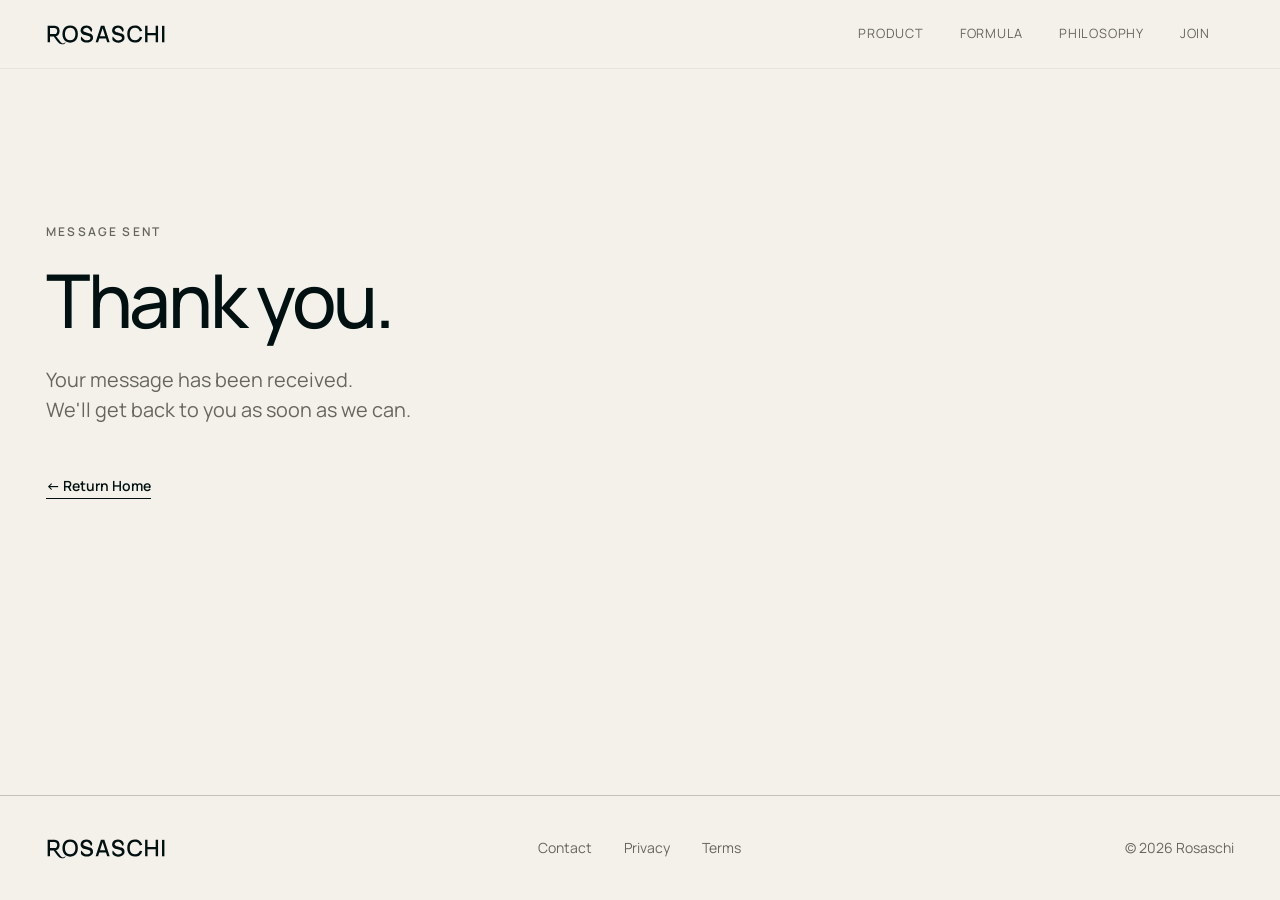
<file: thank-you.html>
<!DOCTYPE html>
<html lang="en">
<head>
    <meta charset="UTF-8">
    <meta name="viewport" content="width=device-width, initial-scale=1">

    <title>Thank You | Rosaschi</title>
    <meta name="description" content="Thank you for contacting Rosaschi.">
    <meta name="robots" content="noindex">

    <link rel="apple-touch-icon" sizes="180x180" href="favicon/apple-touch-icon.png">
    <link rel="icon" type="image/png" sizes="32x32" href="favicon/favicon-32x32.png">
    <link rel="icon" type="image/png" sizes="16x16" href="favicon/favicon-16x16.png">
    <link rel="shortcut icon" href="favicon/favicon.ico">
    <link rel="manifest" href="favicon/site.webmanifest">
    <link rel="stylesheet" href="styles.css">
</head>

<body class="contact-page">
    <a class="skip-link" href="#main-content">Skip to content</a>

    <header class="site-header">
        <div class="container header-inner">
            <a class="wordmark" href="index.html" aria-label="Rosaschi home">
                <img src="assets/logos/rosaschi-wordmark-dark.svg" alt="">
            </a>

            <nav class="site-nav" aria-label="Primary navigation">
                <a href="index.html#product">Product</a>
                <a href="index.html#formula">Formula</a>
                <a href="index.html#philosophy">Philosophy</a>
                <a href="index.html#join">Join</a>
            </nav>
        </div>
    </header>

    <main id="main-content">
        <section class="thank-you" aria-labelledby="thank-you-title">
            <div class="container">
                <p class="eyebrow">Message sent</p>
                <h1 id="thank-you-title">Thank you.</h1>
                <p class="thank-you-copy">
                    Your message has been received.<br>
                    We'll get back to you as soon as we can.
                </p>
                <a class="return-link" href="index.html">&larr; Return Home</a>
            </div>
        </section>
    </main>

    <footer class="site-footer">
        <div class="container footer-inner">
            <a class="wordmark" href="index.html" aria-label="Rosaschi home">
                <img src="assets/logos/rosaschi-wordmark-dark.svg" alt="">
            </a>
            <nav class="footer-nav" aria-label="Footer navigation">
                <a href="contact.html">Contact</a>
                <span>Privacy</span>
                <span>Terms</span>
            </nav>
            <p>&copy; 2026 Rosaschi</p>
        </div>
    </footer>
</body>
</html>
</file>
<file: styles.css>
@import url("https://fonts.googleapis.com/css2?family=Manrope:wght@400;500;600;700&display=swap");

:root {
    --color-background: #f4f1eb;
    --color-text: #011111;
    --color-muted: #66665f;
    --color-accent: #7b8f82;
    --color-line: rgba(23, 23, 20, 0.22);
    --color-surface: #ebe6dd;

    --font-display: "Manrope", Arial, Helvetica, sans-serif;
    --font-body: "Manrope", Arial, Helvetica, sans-serif;

    --font-size-display: clamp(2.8rem, 6.7vw, 6.25rem);
    --font-size-h1: clamp(2.6rem, 5.8vw, 5.2rem);
    --font-size-h2: clamp(2.1rem, 3.9vw, 3.7rem);
    --font-size-h3: clamp(1.2rem, 1.85vw, 1.625rem);
    --font-size-body-large: clamp(1.1rem, 1.55vw, 1.4rem);
    --font-size-body: 1rem;
    --font-size-small: 0.875rem;
    --font-size-caption: 0.75rem;

    --font-weight-regular: 400;
    --font-weight-medium: 500;
    --font-weight-semibold: 600;
    --font-weight-bold: 700;

    --line-height-display: 0.98;
    --line-height-heading: 1.08;
    --line-height-body: 1.7;
    --line-height-small: 1.4;

    --letter-spacing-tight: -0.045em;
    --letter-spacing-normal: 0;
    --letter-spacing-display: 0.16em;
    --letter-spacing-label: 0.14em;
    --letter-spacing-eyebrow: 0.18em;

    --space-1: 0.25rem;
    --space-2: 0.5rem;
    --space-3: 0.75rem;
    --space-4: 1rem;
    --space-5: 1.5rem;
    --space-6: 2rem;
    --space-7: 3rem;
    --space-8: 4rem;
    --space-9: 6rem;
    --space-10: 8rem;
    --section-space: clamp(4.25rem, 7.6vw, 7.6rem);

    --container-width: 75rem;
    --text-width: 42rem;
    --page-padding: clamp(1.25rem, 3.6vw, 3.25rem);
    --border: 1px solid var(--color-line);
}

*,
*::before,
*::after {
    box-sizing: border-box;
}

html {
    color: var(--color-text);
    background-color: var(--color-background);
    font-family: var(--font-body);
    font-size: 100%;
    font-synthesis: none;
    scroll-behavior: smooth;
    text-rendering: optimizeLegibility;
    -webkit-font-smoothing: antialiased;
    -moz-osx-font-smoothing: grayscale;
}

body {
    min-width: 20rem;
    min-height: 100vh;
    margin: 0;
    background-color: var(--color-background);
    color: var(--color-text);
    font-family: var(--font-body);
    font-size: var(--font-size-body);
    font-weight: var(--font-weight-regular);
    line-height: var(--line-height-body);
}

button {
    border-radius: 10px;
    font: inherit;
}

input,
select,
textarea {
    border-radius: 8px;
    font: inherit;
}

a {
    color: inherit;
    text-decoration: none;
}

p,
h1,
h2,
h3,
figure,
ol {
    margin: 0;
}

ol {
    padding: 0;
    list-style: none;
}

h1,
h2,
h3 {
    font-family: var(--font-display);
    font-weight: var(--font-weight-medium);
    line-height: var(--line-height-heading);
    text-wrap: balance;
}

h1 {
    max-width: 11ch;
    font-size: var(--font-size-h1);
    letter-spacing: var(--letter-spacing-tight);
}

h2 {
    font-size: var(--font-size-h2);
    letter-spacing: var(--letter-spacing-tight);
}

h3 {
    font-size: var(--font-size-h3);
    letter-spacing: -0.025em;
}

:focus-visible {
    outline: 2px solid var(--color-text);
    outline-offset: 4px;
}

.container {
    width: min(100% - (2 * var(--page-padding)), var(--container-width));
    margin-inline: auto;
}

.section {
    padding-block: var(--section-space);
    border-top: var(--border);
    scroll-margin-top: 5rem;
}

.eyebrow,
.section-number {
    color: var(--color-muted);
    font-size: var(--font-size-caption);
    font-weight: var(--font-weight-semibold);
    letter-spacing: var(--letter-spacing-eyebrow);
    line-height: var(--line-height-small);
    text-transform: uppercase;
}

.skip-link {
    position: fixed;
    z-index: 100;
    top: var(--space-4);
    left: var(--space-4);
    padding: var(--space-3) var(--space-4);
    transform: translateY(-200%);
    background: var(--color-text);
    color: var(--color-background);
}

.skip-link:focus {
    transform: translateY(0);
}

.site-header {
    position: sticky;
    z-index: 10;
    top: 0;
    border-bottom: 1px solid rgba(1, 17, 17, 0.06);
    background: var(--color-background);
}

.header-inner {
    display: flex;
    min-height: 4.25rem;
    align-items: center;
    justify-content: space-between;
    gap: var(--space-6);
}

.wordmark {
    display: inline-flex;
    flex-shrink: 0;
    align-items: center;
}

.wordmark img {
    display: block;
    width: clamp(7.5rem, 9vw, 9rem);
    height: auto;
}

.site-nav,
.footer-nav {
    display: flex;
    flex-wrap: wrap;
    color: var(--color-muted);
    font-size: var(--font-size-small);
}

.site-nav {
    display: flex;
    align-items: center;
    gap: 2.25rem;
    margin-right: 1.5rem;
}

.footer-nav {
    gap: var(--space-6);
}

.site-nav a,
.footer-nav a {
    position: relative;
}

.site-nav a {
    color: var(--color-muted);
    font-size: 0.8rem;
    font-weight: 400;
    letter-spacing: 0.06em;
    text-transform: uppercase;
}

.site-nav a::after,
.footer-nav a::after {
    position: absolute;
    right: 0;
    bottom: -0.3rem;
    left: 0;
    height: 1px;
    transform: scaleX(0);
    transform-origin: right;
    background: currentColor;
    content: "";
    transition: transform 180ms ease;
}

.site-nav a:hover::after,
.site-nav a:focus-visible::after,
.footer-nav a:hover::after,
.footer-nav a:focus-visible::after {
    transform: scaleX(1);
    transform-origin: left;
}

.hero {
    padding-top: clamp(0.25rem, 0.5vw, 0.5rem);
    padding-bottom: clamp(3.5rem, 7vw, 7rem);
    scroll-margin-top: 4rem;
}

.hero-grid {
    display: grid;
    grid-template-columns: minmax(0, 0.9fr) minmax(24rem, 1.1fr);
    align-items: center;
    gap: clamp(2.75rem, 6vw, 6rem);
}

.hero-copy .eyebrow {
    margin-bottom: var(--space-5);
}

.hero-lede {
    max-width: 37rem;
    margin-top: var(--space-5);
    color: var(--color-muted);
    font-size: var(--font-size-body-large);
    line-height: 1.55;
}

.button {
    display: inline-flex;
    align-items: center;
    justify-content: center;
    padding: 0.875rem 1.5rem;
    border: 1px solid var(--color-dark);
    border-radius: 0.4rem;
    background: var(--color-dark);
    color: var(--color-light);
    font: inherit;
    line-height: 1;
    text-decoration: none;
    cursor: pointer;
    appearance: none;
}

.button-primary {
    background: var(--color-text);
    color: var(--color-background);
}

.button-primary:hover {
    background: transparent;
    color: var(--color-text);
}

.product-visual {
    display: flex;
    min-height: clamp(32rem, 50vw, 43rem);
    align-items: center;
    justify-content: center;
    flex-direction: column;
    overflow: hidden;
    padding: clamp(1.5rem, 3vw, 2.5rem) clamp(0.5rem, 1vw, 1rem);
    background: var(--color-surface);
}

.product-visual figcaption {
    margin-top: var(--space-5);
    color: var(--color-muted);
    font-size: var(--font-size-caption);
    letter-spacing: var(--letter-spacing-label);
    text-align: center;
    text-transform: uppercase;
}

.product-image {
    width: auto;
    max-width: 100%;
    height: clamp(26rem, 41vw, 35.5rem);
    max-height: none;
    object-fit: contain;
    filter: drop-shadow(0 1.25rem 2.5rem rgba(0, 0, 0, 0.14));
    transform: translateX(6.5%);
}

.intro-grid,
.philosophy-grid {
    display: grid;
    grid-template-columns: minmax(0, 1.05fr) minmax(18rem, 0.75fr);
    gap: clamp(3rem, 8.5vw, 8.5rem);
}

.intro-grid h2,
.section-heading h2 {
    max-width: 13ch;
    margin-top: 1.25rem;
}

.section-copy {
    align-self: end;
    color: var(--color-muted);
    font-size: var(--font-size-body-large);
}

.section-copy p + p {
    margin-top: 1.25rem;
}

.formula {
    background: var(--color-text);
    color: var(--color-background);
}

.formula .eyebrow,
.formula .section-number,
.formula .section-heading > p:last-child,
.formula-block p {
    color: rgba(244, 241, 235, 0.64);
}

.section-heading > p:last-child {
    max-width: 36rem;
    margin-top: 1.25rem;
    color: var(--color-muted);
    font-size: var(--font-size-body-large);
}

.formula-grid {
    display: grid;
    margin-top: clamp(3.25rem, 6.5vw, 5.75rem);
    border-top: 1px solid rgba(244, 241, 235, 0.25);
    grid-template-columns: 1fr 1fr;
}

.formula-block {
    display: grid;
    min-height: 25rem;
    padding: 1.625rem clamp(1.5rem, 4vw, 4rem) 1.625rem 0;
    grid-template-rows: 1fr auto;
}

.formula-block + .formula-block {
    padding-right: 0;
    padding-left: clamp(1.5rem, 4vw, 4rem);
    border-left: 1px solid rgba(244, 241, 235, 0.25);
}

.formula-index,
.ingredient-number {
    font-size: var(--font-size-caption);
    letter-spacing: var(--letter-spacing-label);
}

.formula-block h3 {
    margin-top: var(--space-3);
    font-size: clamp(2.25rem, 4vw, 4rem);
}

.formula-block div > p:last-child {
    max-width: 29rem;
    margin-top: 1.25rem;
}

.ingredients-heading {
    display: flex;
    align-items: end;
    justify-content: space-between;
    gap: var(--space-6);
}

.ingredient-list {
    margin-top: 5rem;
    border-top: var(--border);
}

.ingredient-list li {
    display: grid;
    padding-block: 1.625rem;
    border-bottom: var(--border);
    grid-template-columns: 4rem minmax(13rem, 0.7fr) 1fr;
    align-items: baseline;
    gap: var(--space-5);
}

.ingredient-number {
    color: var(--color-muted);
}

.ingredient-list p {
    max-width: 32rem;
    justify-self: end;
    color: var(--color-muted);
}

.philosophy {
    background: var(--color-surface);
}

.principle-list {
    border-top: var(--border);
}

.principle-list li {
    display: grid;
    padding-block: 1.625rem;
    border-bottom: var(--border);
    grid-template-columns: 3rem 1fr;
    gap: var(--space-4);
}

.principle-list li > span {
    color: var(--color-muted);
    font-size: var(--font-size-caption);
    letter-spacing: var(--letter-spacing-label);
}

.principle-list p {
    margin-top: var(--space-3);
    color: var(--color-muted);
}

.join {
    text-align: center;
}

.join-inner {
    display: flex;
    align-items: center;
    flex-direction: column;
}

.join h2 {
    max-width: 15ch;
    margin-top: 1.25rem;
}

.join-copy {
    max-width: 34rem;
    margin-top: 1.25rem;
    color: var(--color-muted);
    font-size: var(--font-size-body-large);
}

.signup-form {
    display: grid;
    width: min(100%, 40rem);
    margin-top: 2.5rem;
    grid-template-columns: 1fr auto;
    border-bottom: 1px solid var(--color-text);
}

.signup-form input,
.signup-form button {
    min-height: 3.75rem;
    border: 0;
    font: inherit;
}

.signup-form input {
    min-width: 0;
    padding: 0 var(--space-3);
    background: transparent;
    color: var(--color-text);
    outline-offset: -2px;
}

.signup-form input::placeholder {
    color: var(--color-muted);
    opacity: 1;
}

.signup-form button {
    padding: 0 var(--space-5);
    background: var(--color-text);
    color: var(--color-background);
    cursor: pointer;
    font-size: var(--font-size-small);
    font-weight: var(--font-weight-semibold);
}

.signup-form button:disabled {
    cursor: not-allowed;
    opacity: 0.65;
}

.form-status {
    margin-top: var(--space-4);
    color: var(--color-muted);
    font-size: var(--font-size-caption);
}

.contact-page {
    display: flex;
    min-height: 100vh;
    flex-direction: column;
}

.contact-page main {
    flex: 1;
}

.contact {
    padding-block: clamp(3rem, 5vw, 5rem);
}

.contact-grid {
    display: grid;
    grid-template-columns: minmax(0, 0.85fr) minmax(20rem, 0.65fr);
    gap: clamp(3.5rem, 10vw, 10rem);
}

.contact-intro p + p {
    margin-top: 1rem;
    color: var(--color-muted);
}

.contact-copy {
    max-width: 34rem;
    margin-top: var(--space-5);
    color: var(--color-muted);
    font-size: var(--font-size-body-large);
    line-height: 1.55;
}

.contact-form {
    display: grid;
    align-content: start;
    gap: var(--space-5);
}

.contact-intro {
    margin-top: 6rem;
}

.contact-intro h1 {
    font-size: clamp(2.106rem, 4.374vw, 4.334rem);
}

.contact-form-column {
    min-width: 0;
}

[data-fs-error],
[data-fs-success] {
    display: none;
}

.field-error[data-fs-active],
.form-error[data-fs-active] {
    display: block;
    color: #8b2e24;
}

.field-error[data-fs-active] {
    font-size: var(--font-size-caption);
    line-height: var(--line-height-small);
}

.form-error[data-fs-active] {
    padding: var(--space-4);
    border: 1px solid #8b2e24;
    font-size: var(--font-size-small);
}

.contact-form [data-fs-field][aria-invalid="true"] {
    border-color: #8b2e24;
}

.contact-form [data-fs-submit-btn]:disabled {
    cursor: wait;
    opacity: 0.55;
}

.formspree-success-signal {
    display: none;
}

.contact-success {
    display: none;
}

.contact-state.is-success .contact-success {
    display: flex;
    min-height: clamp(30rem, 65vh, 44rem);
    align-items: center;
    justify-content: center;
    text-align: center;
}

.contact-state.is-success .contact-grid {
    display: none;
}

.contact-success h2 {
    margin-top: 1.25rem;
}

.contact-success > div > p:not(.eyebrow) {
    max-width: 35rem;
    margin-top: var(--space-5);
    color: var(--color-muted);
    font-size: var(--font-size-body-large);
    line-height: 1.55;
}

.form-field {
    display: grid;
    gap: var(--space-2);
}

.form-field label {
    font-size: var(--font-size-caption);
    font-weight: var(--font-weight-semibold);
    letter-spacing: var(--letter-spacing-label);
    text-transform: uppercase;
}

.form-field input,
.form-field select,
.form-field textarea {
    width: 100%;
    border: 0;
    border-bottom: var(--border);
    background: transparent;
    color: var(--color-text);
}

.form-field input {
    min-height: 3rem;
    padding: 0;
}

.form-field select {
    min-height: 3rem;
    padding: 0 var(--space-6) 0 0;
    border-radius: 0;
    appearance: auto;
    font: inherit;
}

.form-field textarea {
    min-height: 7rem;
    padding: var(--space-3) 0;
    line-height: var(--line-height-body);
    resize: vertical;
}

.form-field input::placeholder,
.form-field textarea::placeholder {
    color: var(--color-muted);
    opacity: 0.72;
}

.contact-form .button {
    width: fit-content;
    margin-top: var(--space-2);
    cursor: pointer;
}

.contact-form .button-primary:hover {
    background: transparent;
    color: var(--color-text);
}

.contact-email {
    margin-top: var(--space-2);
    padding-top: var(--space-4);
    border-top: var(--border);
}

.contact-email p {
    color: var(--color-muted);
    font-size: var(--font-size-small);
}

.contact-email a {
    display: inline-block;
    margin-top: var(--space-1);
    border-bottom: 1px solid currentColor;
    font-weight: var(--font-weight-medium);
}

.thank-you {
    display: flex;
    min-height: clamp(30rem, 65vh, 44rem);
    align-items: center;
    padding-block: var(--section-space);
}

.thank-you h1 {
    margin-top: 1.25rem;
}

.thank-you-copy {
    max-width: 35rem;
    margin-top: var(--space-5);
    color: var(--color-muted);
    font-size: var(--font-size-body-large);
    line-height: 1.55;
}

.return-link {
    display: inline-block;
    margin-top: var(--space-7);
    border-bottom: 1px solid currentColor;
    font-size: var(--font-size-small);
    font-weight: var(--font-weight-semibold);
}

.confirmed {
    padding-block: clamp(2.75rem, 4vw, 4rem);
}

.confirmed-inner {
    max-width: 56rem;
}

.confirmed h1 {
    max-width: 9ch;
    margin-top: 1.125rem;
    font-size: clamp(3.25rem, 5vw, 4.5rem);
}

.confirmed h1 span {
    display: block;
    margin-left: 0.12em;
}

.confirmed .eyebrow {
    font-size: 0.8125rem;
}

.confirmed-message {
    max-width: 40rem;
    margin-top: var(--space-5);
}

.confirmed-welcome {
    color: var(--color-text);
    font-size: var(--font-size-body-large);
    line-height: 1.5;
}

.confirmed-copy {
    margin-top: var(--space-3);
    color: var(--color-muted);
    font-size: var(--font-size-body-large);
    line-height: 1.55;
}

.confirmed-expect {
    margin-top: var(--space-6);
    padding-top: var(--space-5);
    border-top: var(--border);
}

.confirmed-expect-grid {
    display: grid;
    grid-template-columns: repeat(3, 1fr);
    margin-top: var(--space-5);
    border-top: var(--border);
    border-bottom: var(--border);
}

.confirmed-expect-grid > div {
    min-height: 7rem;
    padding: var(--space-5) var(--space-5) var(--space-5) 0;
    display: flex;
    flex-direction: column;
    justify-content: flex-start;
    gap: var(--space-3);
}

.confirmed-expect-grid > div + div {
    padding-left: var(--space-5);
    border-left: var(--border);
}

.confirmed-expect-grid span {
    color: var(--color-accent);
    font-size: 0.8125rem;
    font-weight: var(--font-weight-semibold);
    letter-spacing: var(--letter-spacing-label);
}

.confirmed-expect-grid p {
    max-width: 13rem;
    font-size: 1.0625rem;
    font-weight: var(--font-weight-medium);
    line-height: 1.4;
}

.confirmed-end {
    display: flex;
    align-items: center;
    justify-content: space-between;
    gap: var(--space-7);
    margin-top: var(--space-6);
}

.confirmed-closing {
    max-width: 32rem;
    color: var(--color-muted);
}

.confirmed .return-link {
    flex-shrink: 0;
    margin-top: 0;
    font-size: 0.9375rem;
    transition:
        color 180ms ease,
        border-color 180ms ease;
}

.confirmed .return-link:hover,
.confirmed .return-link:focus-visible {
    color: var(--color-accent);
}

.confirmed > .confirmed-inner > .eyebrow,
.confirmed-expect-grid span {
    color: var(--color-accent);
}

/* =========================
   Legal pages
========================= */

.legal-page {
    padding-block: 2.75rem 4rem;
}

.legal-content {
    max-width: 46rem;
}

.legal-header {
    margin-bottom: 2rem;
    padding-bottom: 1.5rem;
    border-bottom: var(--border);
}

.legal-header .eyebrow {
    margin-bottom: 0.75rem;
}

.legal-header h1 {
    max-width: none;
    font-size: clamp(2rem, 3.5vw, 3rem);
    letter-spacing: -0.035em;
}

.legal-effective-date {
    margin-top: 0.75rem;
    color: var(--color-muted);
    font-size: 0.8125rem;
}

.legal-intro {
    max-width: 44rem;
}

.legal-intro p {
    color: var(--color-muted);
    font-size: 1rem;
    line-height: 1.65;
}

.legal-intro p + p {
    margin-top: 0.85rem;
}

.legal-principle {
    color: var(--color-text);
    font-weight: var(--font-weight-medium);
}

.legal-content section {
    margin-top: 2.25rem;
}

.legal-content section + section {
    padding-top: 2.25rem;
    border-top: var(--border);
}

.legal-content h2 {
    max-width: none;
    font-size: 1.375rem;
    letter-spacing: -0.025em;
}

.legal-content h3 {
    margin-top: 1.5rem;
    font-size: 1rem;
    font-weight: var(--font-weight-semibold);
    letter-spacing: -0.01em;
}

.legal-content section p,
.legal-content section ul,
.legal-content address {
    max-width: 44rem;
    margin-top: 1rem;
}

.legal-content section p,
.legal-content section li,
.legal-content address {
    color: var(--color-muted);
    font-size: 0.9375rem;
    line-height: 1.65;
}

.legal-content ul {
    padding-left: 1.125rem;
}

.legal-content li + li {
    margin-top: 0.5rem;
}

.legal-content a {
    color: var(--color-text);
    text-decoration: underline;
    text-decoration-thickness: 1px;
    text-underline-offset: 0.18em;
}

.legal-content a:hover {
    text-decoration-thickness: 2px;
}

.legal-content address {
    font-style: normal;
}

.legal-content address strong {
    color: var(--color-text);
    font-weight: var(--font-weight-medium);
}

@media (max-width: 800px) {
    .legal-page {
        padding-block: 2rem 3rem;
    }

    .legal-header {
        margin-bottom: 1.75rem;
        padding-bottom: 1.25rem;
    }

    .legal-header h1 {
        font-size: clamp(1.85rem, 9vw, 2.5rem);
    }

    .legal-content section {
        margin-top: 2rem;
    }

    .legal-content section + section {
        padding-top: 2rem;
    }

    .legal-content h3 {
        margin-top: 1.25rem;
    }
}

.site-footer {
    padding-block: 2.5rem;
    border-top: var(--border);
}

.footer-inner {
    display: grid;
    grid-template-columns: 1fr auto 1fr;
    align-items: center;
    gap: var(--space-6);
}

.footer-inner > p {
    justify-self: end;
    color: var(--color-muted);
    font-size: var(--font-size-small);
}

.visually-hidden {
    position: absolute;
    width: 1px;
    height: 1px;
    padding: 0;
    margin: -1px;
    overflow: hidden;
    clip: rect(0, 0, 0, 0);
    white-space: nowrap;
    border: 0;
}

@media (max-width: 800px) {
    .hero-grid,
    .intro-grid,
    .philosophy-grid,
    .contact-grid {
        grid-template-columns: 1fr;
    }

    .hero,
    .hero-grid {
        min-height: auto;
    }

    .hero-grid {
        gap: var(--space-7);
    }

    .hero-copy {
        max-width: 42rem;
    }

    .product-visual {
        min-height: 32rem;
    }

    .section-copy {
        max-width: var(--text-width);
    }

    .formula-grid {
        grid-template-columns: 1fr;
    }

    .formula-block {
        min-height: 18rem;
        padding: 1.625rem 0;
    }

    .formula-block + .formula-block {
        padding: 1.625rem 0;
        border-top: 1px solid rgba(244, 241, 235, 0.25);
        border-left: 0;
    }

    .section-heading.ingredients-heading {
        grid-template-columns: 1fr;
        gap: var(--space-4);
    }

    .ingredients-heading h2 {
        max-width: 18rem;
        margin: 0;
    }

    .ingredient-list li {
        grid-template-columns: 3rem 1fr;
    }

    .ingredient-list p {
        grid-column: 2;
        justify-self: start;
    }

    .footer-inner {
        grid-template-columns: 1fr auto;
    }

    .footer-inner > p {
        grid-column: 1 / -1;
        justify-self: start;
    }
}

@media (min-width: 1100px) and (max-height: 820px) {
    .contact {
        padding-block: 2rem;
    }

    .contact-intro {
        margin-top: 9rem;
    }

    .contact-form {
        gap: 1.15rem;
    }

    .form-field input,
    .form-field select {
        min-height: 3rem;
    }

    .form-field textarea {
        min-height: 6.5rem;
    }

    .contact-form .button {
        margin-top: 0.5rem;
    }
}

@media (max-width: 560px) {
    :root {
        --section-space: 4.125rem;
    }

    .intro-grid {
        gap: var(--space-6);
    }

    .header-inner {
        min-height: auto;
        padding-block: 0.875rem;
        align-items: flex-start;
        flex-direction: column;
        gap: var(--space-4);
    }

    .site-nav {
        width: 100%;
        justify-content: space-between;
        gap: var(--space-3);
    }

    .hero {
        padding-top: 3.25rem;
    }

    .product-visual {
        min-height: 28rem;
        padding: var(--space-5);
    }

    .product-image {
        width: min(100%, 19rem);
        height: auto;
        max-height: 22rem;
        transform: none;
    }

    .formula-grid {
        grid-template-columns: 1fr;
    }

    .formula-block {
        min-height: 20rem;
        padding: 1.625rem 0;
    }

    .formula-block + .formula-block {
        padding: 1.625rem 0;
        border-top: 1px solid rgba(244, 241, 235, 0.25);
        border-left: 0;
    }

    .ingredients-heading {
        align-items: flex-start;
        flex-direction: column;
    }

    .ingredient-list {
        margin-top: 2.5rem;
    }

    .ingredient-list li {
        grid-template-columns: 2.25rem 1fr;
        gap: var(--space-3);
    }

    .signup-form {
        grid-template-columns: 1fr;
        border-bottom: 0;
        gap: var(--space-3);
    }

    .signup-form button {
        width: 100%;
    }

    .signup-form input {
        border-bottom: 1px solid var(--color-text);
    }

    .footer-inner {
        grid-template-columns: 1fr;
    }

    .footer-nav {
        gap: var(--space-5);
    }

    .footer-inner > p {
        grid-column: auto;
    }

    .confirmed {
        padding-block: 2.75rem;
    }

    .confirmed-expect-grid {
        grid-template-columns: 1fr;
    }

    .confirmed-expect-grid > div {
        min-height: auto;
        padding: 1.25rem 0;
        gap: 0.5rem;
    }

    .confirmed-expect-grid > div + div {
        padding-left: 0;
        border-top: var(--border);
        border-left: 0;
    }

    .confirmed-end {
        align-items: flex-start;
        flex-direction: column;
        gap: var(--space-5);
    }
}

@media (prefers-reduced-motion: reduce) {
    html {
        scroll-behavior: auto;
    }

    *,
    *::before,
    *::after {
        transition-duration: 0.01ms !important;
        animation-duration: 0.01ms !important;
        animation-iteration-count: 1 !important;
    }
}
</file>
